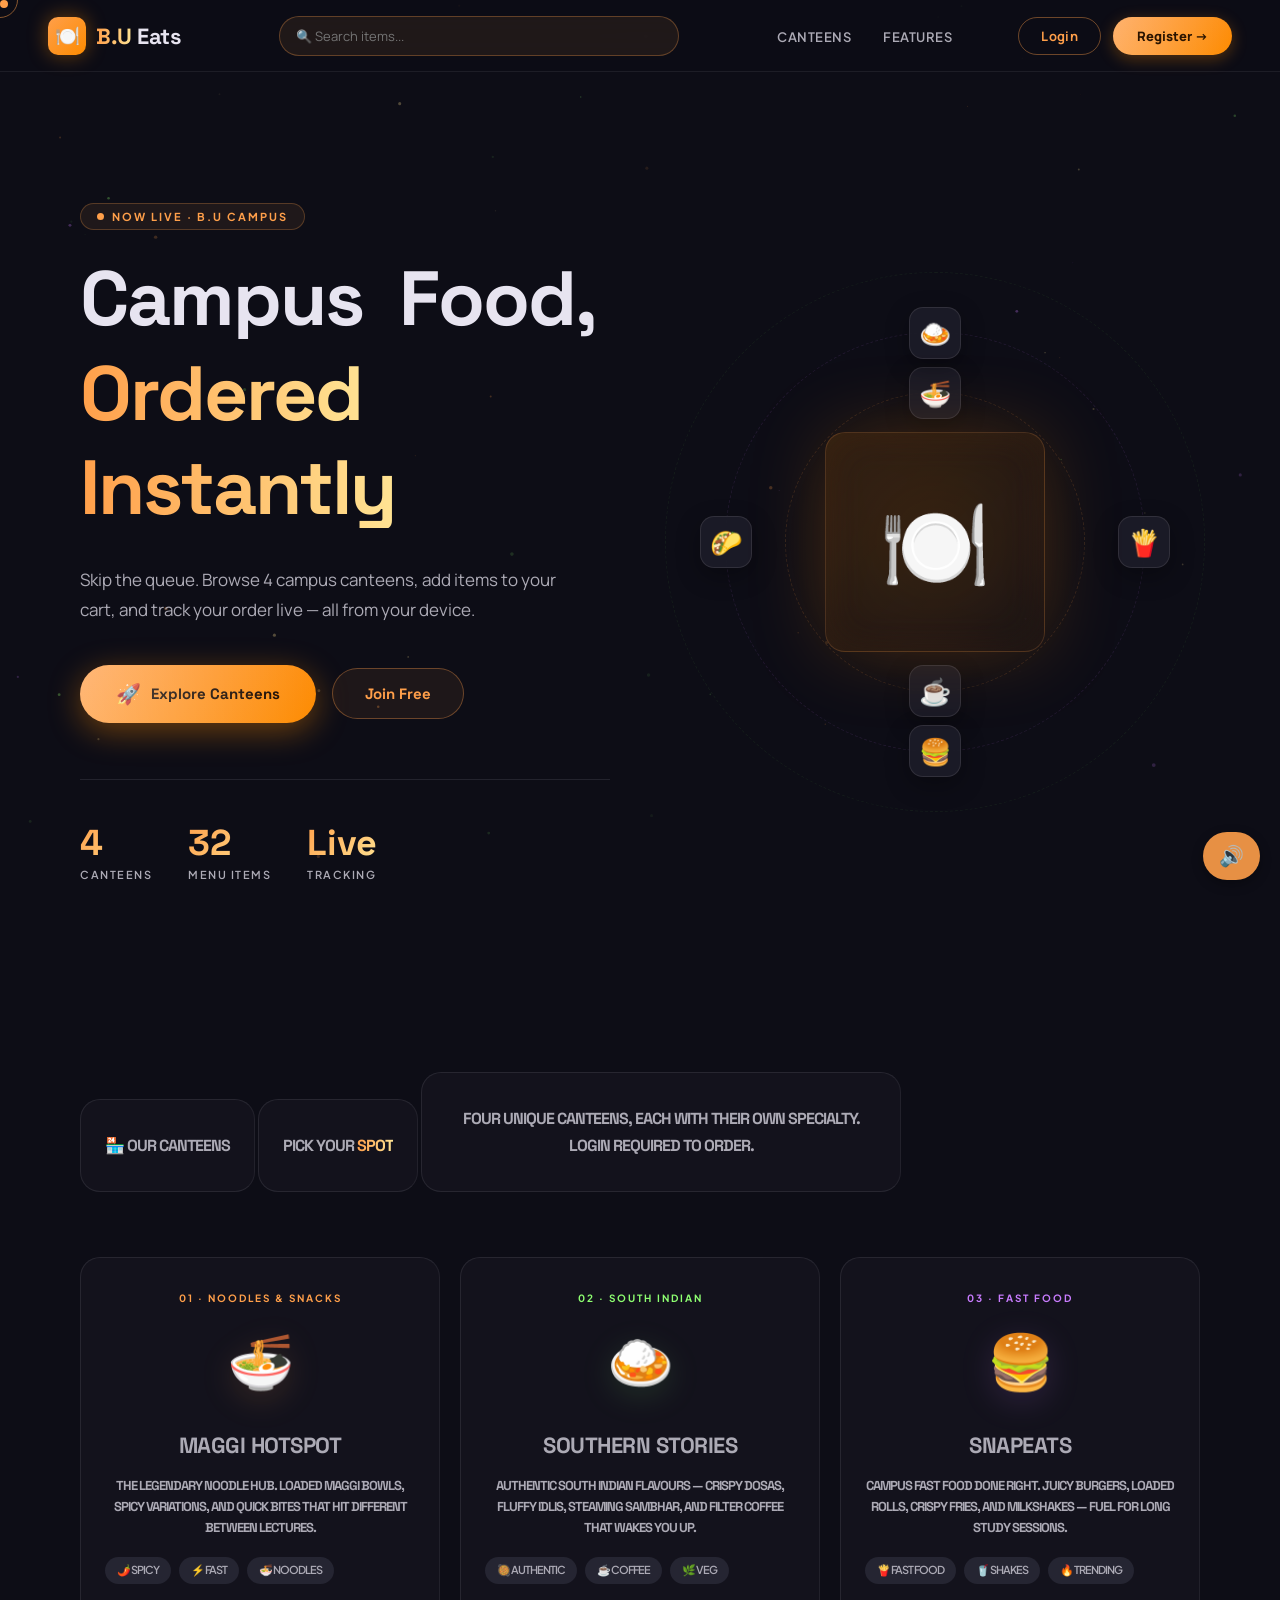
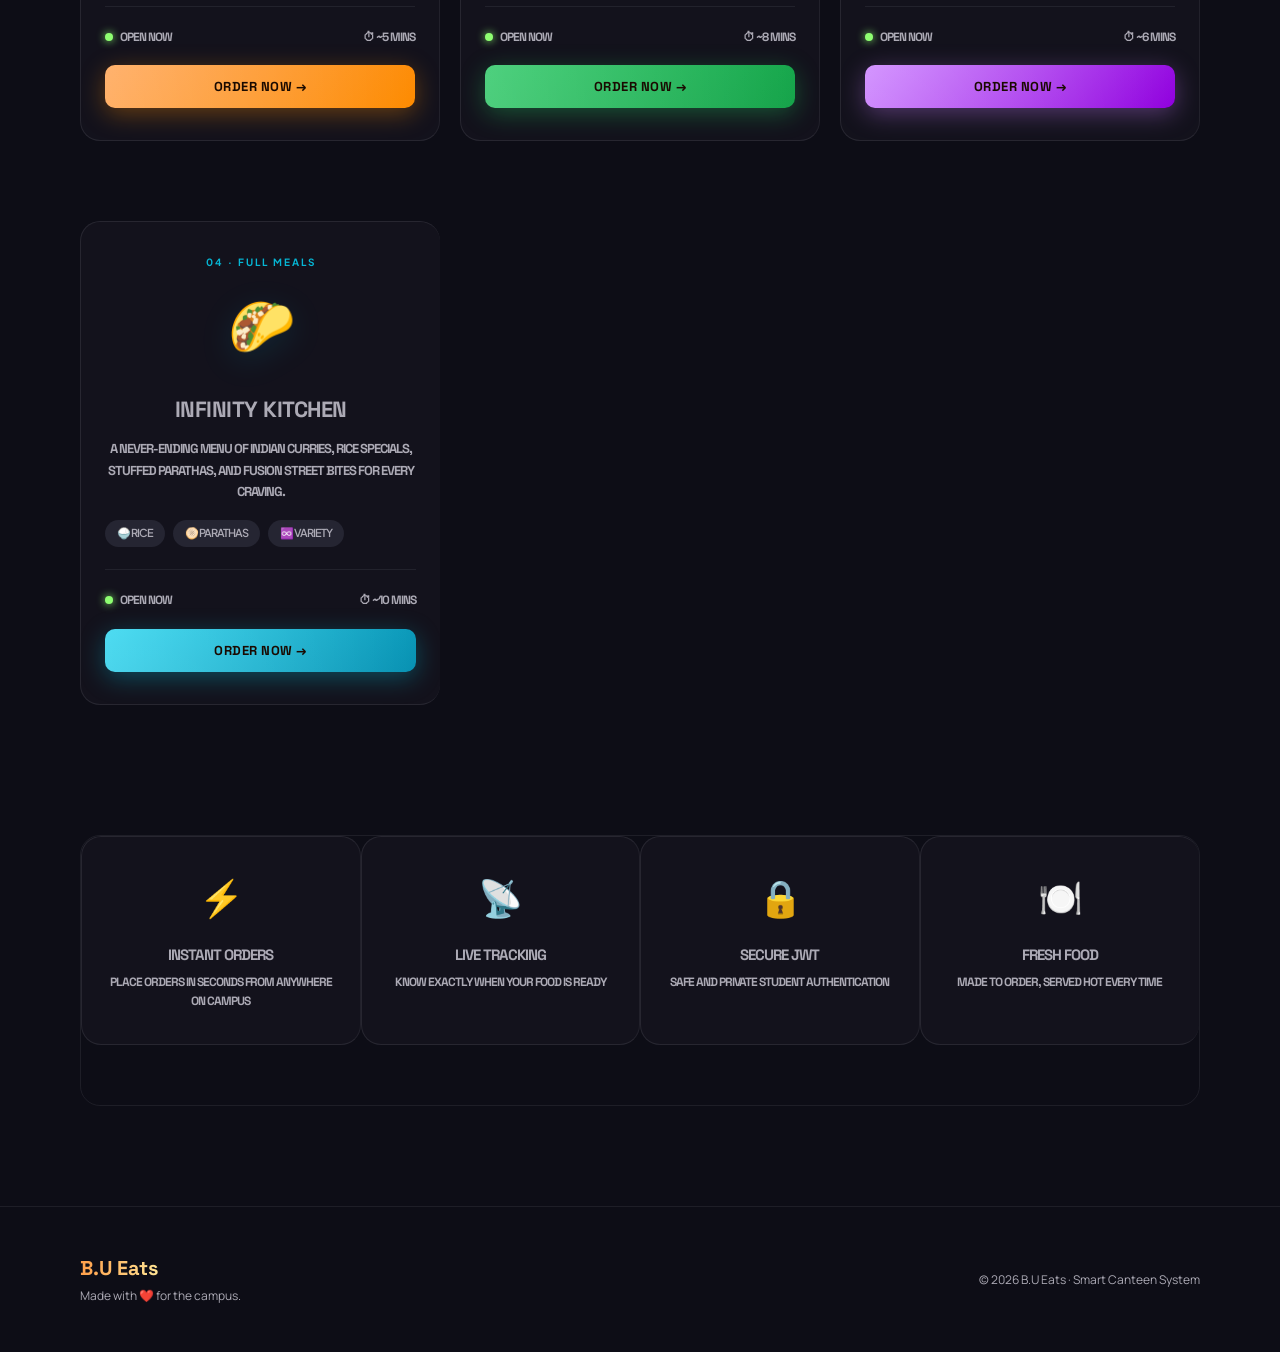
<file: frontend/student/index.html>
<!DOCTYPE html>
<html lang="en">
<head>
  <meta charset="UTF-8"/>
  <meta name="viewport" content="width=device-width, initial-scale=1.0"/>
  <title>B.U Eats | Campus Food Ordering</title>
  <meta name="description" content="Order from your favourite campus canteens instantly. B.U Eats — skip the queue, enjoy the food."/>
  
  <!-- Background Music - Autoplay -->
  <audio id="bgMusic" autoplay loop style="display:none;">
    <source src="../assets/background-music.mp3" type="audio/mpeg">
  </audio>
  
  <script>
    // Start music immediately in HEAD before page renders
    const bgAudio = document.getElementById('bgMusic');
    const audioState = sessionStorage.getItem('audioState');
    const audioTime = parseFloat(sessionStorage.getItem('audioTime')) || 0;
    
    bgAudio.volume = 0.2;
    bgAudio.currentTime = audioTime;
    
    if(audioState === 'playing') {
      bgAudio.play().catch(err => console.log('Autoplay blocked'));
    } else {
      bgAudio.play().catch(err => console.log('Autoplay blocked by browser'));
    }
    
    // Handle autoplay blocking with user gesture
    const enableAutoplay = () => {
      const audio = document.getElementById('bgMusic');
      if(audio && audio.paused) {
        audio.play().catch(e => console.log('Play on gesture failed:', e));
      }
      document.removeEventListener('click', enableAutoplay);
      document.removeEventListener('touchstart', enableAutoplay);
    };
    
    document.addEventListener('click', enableAutoplay);
    document.addEventListener('touchstart', enableAutoplay);
    
    // Stop audio when tab is hidden (browser backgrounded or tab switched)
    document.addEventListener('visibilitychange', () => {
      const audio = document.getElementById('bgMusic');
      if(document.hidden) {
        // Page is hidden - pause audio
        audio.pause();
        // Re-enable click/touch listeners when user comes back
        document.addEventListener('click', enableAutoplay);
        document.addEventListener('touchstart', enableAutoplay);
      }
    });
    
    // Save audio state when leaving page
    window.addEventListener('beforeunload', () => {
      sessionStorage.setItem('audioState', bgAudio.paused ? 'paused' : 'playing');
      sessionStorage.setItem('audioTime', bgAudio.currentTime);
    });
  </script>
  
  <link rel="preconnect" href="https://fonts.googleapis.com"/>
  <link href="https://fonts.googleapis.com/css2?family=Space+Grotesk:wght@400;500;600;700;800&family=Manrope:wght@400;500;600;700;800&family=Plus+Jakarta+Sans:wght@400;600;700&display=swap" rel="stylesheet"/>
  <style>
    *, *::before, *::after { box-sizing: border-box; margin: 0; padding: 0; }
    html { scroll-behavior: smooth; }

    :root {
      --bg:          #0d0d16;
      --bg-low:      #13121c;
      --bg-card:     #1f1e2b;
      --bg-high:     #252532;
      --primary:     #ff9f4a;
      --primary-2:   #fd8b00;
      --secondary:   #c97cff;
      --tertiary:    #8eff71;
      --amber:       #ffe393;
      --on-surface:  #e7e4f0;
      --muted:       #acaab5;
      --outline:     #484751;
      --radius:      12px;
      --radius-lg:   20px;
      --radius-full: 9999px;
    }

    body {
      font-family: 'Manrope', sans-serif;
      background: var(--bg);
      color: var(--on-surface);
      min-height: 100vh;
      overflow-x: hidden;
      cursor: none;
      padding-top: 72px;
    }
    @media (max-width: 700px) {
      body {
        padding-top: 96px;
      }
    }

    /* ── Custom cursor ─────────────────────────────────────── */
    #cursor-dot {
      width: 8px; height: 8px;
      background: var(--primary);
      border-radius: 50%;
      position: fixed; top: 0; left: 0;
      pointer-events: none; z-index: 10004;
      transition: transform 0.1s ease;
    }
    #cursor-ring {
      width: 36px; height: 36px;
      border: 1.5px solid rgba(255,159,74,0.5);
      border-radius: 50%;
      position: fixed; top: 0; left: 0;
      pointer-events: none; z-index: 10003;
      transition: width 0.3s ease, height 0.3s ease, left 0.12s ease, top 0.12s ease, opacity 0.3s ease;
    }
    body:hover #cursor-ring { opacity: 1; }

    /* ── Scrollbar ──────────────────────────────────────────── */
    ::-webkit-scrollbar { width: 5px; }
    ::-webkit-scrollbar-track { background: var(--bg); }
    ::-webkit-scrollbar-thumb { background: var(--primary); border-radius: 5px; }

    /* ── Background: ambient orbs ───────────────────────────── */
    .bg-orbs {
      position: fixed; inset: 0; z-index: 0; pointer-events: none; overflow: hidden;
    }
    .orb {
      position: absolute; border-radius: 50%; filter: blur(80px); opacity: 0;
      animation: orbFloat ease-in-out infinite;
    }
    .orb-1 { width: 600px; height: 600px; background: rgba(255,140,0,0.08); top: -200px; left: -150px; animation-duration: 12s; animation-delay: 0s; }
    .orb-2 { width: 500px; height: 500px; background: rgba(144,0,222,0.07); bottom: -150px; right: -100px; animation-duration: 15s; animation-delay: -5s; }
    .orb-3 { width: 350px; height: 350px; background: rgba(142,255,113,0.04); top: 50%; left: 50%; transform: translate(-50%,-50%); animation-duration: 10s; animation-delay: -3s; }

    @keyframes orbFloat {
      0%,100% { opacity: 0.6; transform: translateY(0) scale(1); }
      50%      { opacity: 1;   transform: translateY(-30px) scale(1.05); }
    }

    /* ── Canvas for particles ──────────────────────────────── */
    #particle-canvas {
      position: fixed; inset: 0; z-index: 0; pointer-events: none; opacity: 0.5;
    }

    /* ── Navbar ───────────────────────────────────────────── */
    nav {
      position: fixed; top: 0; left: 0; right: 0; z-index: 100;
      display: flex; align-items: center; justify-content: space-between;
      padding: 0 48px; height: 72px;
      background: rgba(13,13,22,0.7);
      backdrop-filter: blur(24px);
      -webkit-backdrop-filter: blur(24px);
      border-bottom: 0.5px solid rgba(72,71,81,0.3);
      transition: background 0.3s ease;
      gap: 20px;
    }
    nav.scrolled { background: rgba(13,13,22,0.95); }

    .nav-logo {
      display: flex; align-items: center; gap: 10px;
      font-family: 'Space Grotesk', sans-serif;
      font-size: 22px; font-weight: 800;
      color: var(--on-surface);
      text-decoration: none;
      letter-spacing: -0.5px;
    }
    .nav-logo-badge {
      width: 38px; height: 38px;
      background: linear-gradient(135deg, var(--primary), var(--primary-2));
      border-radius: 10px;
      display: flex; align-items: center; justify-content: center;
      font-size: 20px;
      box-shadow: 0 0 20px rgba(255,140,0,0.4);
      animation: logoPulse 2.5s ease-in-out infinite;
    }
    @keyframes logoPulse {
      0%,100% { box-shadow: 0 0 20px rgba(255,140,0,0.3); }
      50%      { box-shadow: 0 0 40px rgba(255,140,0,0.6); }
    }
    .logo-gradient {
      background: linear-gradient(90deg, var(--primary), var(--amber));
      -webkit-background-clip: text; -webkit-text-fill-color: transparent; background-clip: text;
    }

    .nav-links {
      display: flex; gap: 32px; list-style: none;
    }
    .nav-links a {
      font-family: 'Plus Jakarta Sans', sans-serif;
      font-size: 13px; font-weight: 600;
      color: var(--muted);
      text-decoration: none;
      letter-spacing: 0.5px;
      text-transform: uppercase;
      transition: color 0.2s ease;
      position: relative;
    }
    .nav-links a::after {
      content: '';
      position: absolute; bottom: -4px; left: 0; right: 0;
      height: 1.5px;
      background: linear-gradient(90deg, var(--primary), var(--amber));
      transform: scaleX(0); transform-origin: left;
      transition: transform 0.3s ease;
    }
    .nav-links a:hover { color: var(--on-surface); }
    .nav-links a:hover::after { transform: scaleX(1); }

    .nav-btns { display: flex; align-items: center; gap: 12px; }

    .btn-ghost {
      padding: 9px 22px;
      background: transparent;
      border: 0.5px solid rgba(255,159,74,0.4);
      color: var(--primary);
      font-family: 'Manrope', sans-serif;
      font-size: 13px; font-weight: 700;
      border-radius: var(--radius-full);
      cursor: none;
      transition: all 0.3s ease;
      letter-spacing: 0.3px;
    }
    .btn-ghost:hover {
      background: rgba(255,159,74,0.1);
      border-color: var(--primary);
      box-shadow: 0 0 20px rgba(255,159,74,0.25);
    }

    .btn-solid {
      padding: 10px 24px;
      background: linear-gradient(135deg, var(--primary), var(--primary-2));
      border: none;
      color: #2a1400;
      font-family: 'Manrope', sans-serif;
      font-size: 13px; font-weight: 800;
      border-radius: var(--radius-full);
      cursor: none;
      position: relative; overflow: hidden;
      transition: all 0.3s ease;
      box-shadow: 0 4px 16px rgba(255,140,0,0.3);
    }
    .btn-solid::before {
      content: '';
      position: absolute; top: 0; left: -100%; width: 200%; height: 100%;
      background: linear-gradient(90deg, transparent, rgba(255,255,255,0.2), transparent);
      animation: shimmer 3s infinite;
    }
    @keyframes shimmer { 0% { left: -100%; } 100% { left: 100%; } }
    .btn-solid:hover { transform: translateY(-2px); box-shadow: 0 8px 28px rgba(255,140,0,0.5); }
    .btn-solid span { position: relative; z-index: 1; }

    /* ── Search Input ─────────────────────────────────────── */
    #searchInput {
      transition: all 0.3s ease !important;
    }
    #searchInput:focus {
      background: rgba(255, 159, 74, 0.12) !important;
      border-color: rgba(255, 159, 74, 0.6) !important;
      box-shadow: 0 0 20px rgba(255, 159, 74, 0.2) !important;
    }
    #searchResults::-webkit-scrollbar {
      width: 6px;
    }
    #searchResults::-webkit-scrollbar-track {
      background: transparent;
    }
    #searchResults::-webkit-scrollbar-thumb {
      background: rgba(255, 159, 74, 0.3);
      border-radius: 3px;
    }
    #searchResults::-webkit-scrollbar-thumb:hover {
      background: rgba(255, 159, 74, 0.5);
    }

    /* ── Navbar Search ────────────────────────────────────── */
    #navSearchInput {
      transition: all 0.3s ease !important;
    }
    #navSearchInput:focus {
      background: rgba(255, 159, 74, 0.12) !important;
      border-color: rgba(255, 159, 74, 0.6) !important;
      box-shadow: 0 0 20px rgba(255, 159, 74, 0.2) !important;
    }
    #navSearchResults::-webkit-scrollbar {
      width: 6px;
    }
    #navSearchResults::-webkit-scrollbar-track {
      background: transparent;
    }
    #navSearchResults::-webkit-scrollbar-thumb {
      background: rgba(255, 159, 74, 0.3);
      border-radius: 3px;
    }
    #navSearchResults::-webkit-scrollbar-thumb:hover {
      background: rgba(255, 159, 74, 0.5);
    }

    @media (max-width: 900px) {
      nav {
        padding: 0 24px;
      }
      nav > div:nth-child(2) {
        max-width: 250px !important;
        margin: 0 !important;
      }
      #navSearchInput {
        font-size: 12px !important;
        padding: 8px 12px !important;
      }
    }
    @media (max-width: 700px) {
      nav {
        padding: 0 12px;
        height: 80px;
        flex-wrap: wrap;
        align-content: flex-start;
        padding-top: 8px;
      }
      .nav-logo {
        font-size: 18px;
        order: 1;
      }
      .nav-logo-badge {
        width: 32px;
        height: 32px;
        font-size: 16px;
      }
      .hamburger {
        order: 2;
      }
      nav > div:nth-child(2) {
        order: 3;
        width: 100%;
        max-width: 100% !important;
        margin: 0 !important;
        margin-top: 4px;
      }
      .nav-links {
        display: none !important;
      }
      .nav-btns {
        display: none !important;
      }
      #navSearchInput {
        font-size: 12px !important;
        padding: 8px 12px !important;
        width: 100% !important;
      }
      nav {
        padding-bottom: 8px;
      }
    }

    /* ── Hero ─────────────────────────────────────────────── */
    .hero {
      position: relative; z-index: 1;
      min-height: 100vh;
      display: grid;
      grid-template-columns: 1fr 1fr;
      align-items: center;
      gap: 60px;
      padding: 100px 80px 60px;
    }
    @media (max-width: 1000px) {
      .hero { grid-template-columns: 1fr; padding: 100px 32px 60px; }
      .hero-visual { display: none; }
    }

    .hero-eyebrow {
      display: inline-flex; align-items: center; gap: 8px;
      padding: 6px 16px;
      background: rgba(255,159,74,0.08);
      border: 0.5px solid rgba(255,159,74,0.25);
      border-radius: var(--radius-full);
      font-family: 'Plus Jakarta Sans', sans-serif;
      font-size: 11px; font-weight: 700;
      color: var(--primary);
      letter-spacing: 2px; text-transform: uppercase;
      margin-bottom: 28px;
      animation: eyebrowGlow 3s ease-in-out infinite;
    }
    @keyframes eyebrowGlow {
      0%,100% { box-shadow: 0 0 0 0 rgba(255,159,74,0); }
      50%      { box-shadow: 0 0 0 6px rgba(255,159,74,0); border-color: rgba(255,159,74,0.5); }
    }
    .eyebrow-dot {
      width: 7px; height: 7px; background: var(--primary); border-radius: 50%;
      animation: blink 1.2s ease-in-out infinite;
    }
    @keyframes blink { 0%,100%{opacity:1;transform:scale(1)} 50%{opacity:0.3;transform:scale(0.6)} }

    .hero h1 {
      font-family: 'Space Grotesk', sans-serif;
      font-size: clamp(44px, 6vw, 80px);
      font-weight: 800;
      line-height: 1.05;
      letter-spacing: -2px;
      margin-bottom: 24px;
    }
    .hero h1 .word { display: inline-block; overflow: hidden; }
    .hero h1 .word span {
      display: inline-block;
      animation: wordReveal 0.8s cubic-bezier(0.4,0,0.2,1) both;
    }
    .hero h1 .word:nth-child(1) span { animation-delay: 0.1s; }
    .hero h1 .word:nth-child(2) span { animation-delay: 0.2s; }
    .hero h1 .word:nth-child(3) span { animation-delay: 0.3s; animation-name: wordRevealGrad; }
    .hero h1 .word:nth-child(4) span { animation-delay: 0.4s; animation-name: wordRevealGrad; }

    @keyframes wordReveal {
      from { transform: translateY(110%); opacity: 0; }
      to   { transform: translateY(0);    opacity: 1; }
    }
    @keyframes wordRevealGrad {
      from { transform: translateY(110%); opacity: 0; }
      to   { transform: translateY(0);    opacity: 1; }
    }

    .gradient-text {
      background: linear-gradient(90deg, var(--primary) 0%, var(--amber) 50%, var(--primary) 100%);
      background-size: 200% auto;
      -webkit-background-clip: text; -webkit-text-fill-color: transparent; background-clip: text;
      animation: gradientMove 4s linear infinite;
    }
    @keyframes gradientMove { to { background-position: 200% center; } }

    .hero-sub {
      font-size: 17px; color: var(--muted); line-height: 1.75; margin-bottom: 40px;
      max-width: 480px;
      animation: fadeUp 0.8s ease 0.6s both;
    }
    @keyframes fadeUp { from { opacity:0; transform:translateY(20px); } to { opacity:1; transform:none; } }

    .hero-cta {
      display: flex; align-items: center; gap: 16px; flex-wrap: wrap;
      animation: fadeUp 0.8s ease 0.75s both;
    }

    .btn-hero {
      display: inline-flex; align-items: center; gap: 10px;
      padding: 16px 36px;
      background: linear-gradient(135deg, var(--primary), var(--primary-2));
      border: none; color: #1a0a00;
      font-family: 'Space Grotesk', sans-serif;
      font-size: 15px; font-weight: 800;
      border-radius: var(--radius-full);
      cursor: none; text-decoration: none;
      position: relative; overflow: hidden;
      transition: all 0.35s ease;
      box-shadow: 0 8px 32px rgba(255,140,0,0.4);
    }
    .btn-hero::before {
      content: '';
      position: absolute; top: 0; left: -100%; width: 200%; height: 100%;
      background: linear-gradient(90deg, transparent, rgba(255,255,255,0.25), transparent);
      animation: shimmer 2s infinite;
    }
    .btn-hero:hover {
      transform: translateY(-4px) scale(1.04);
      box-shadow: 0 16px 48px rgba(255,140,0,0.6);
    }
    .btn-hero-icon { font-size: 20px; animation: rocketAnim 1.5s ease-in-out infinite; }
    @keyframes rocketAnim {
      0%,100%{ transform:translateY(0) rotate(0); }
      50%    { transform:translateY(-5px) rotate(-8deg); }
    }

    .btn-outline-hero {
      display: inline-flex; align-items: center; gap: 8px;
      padding: 15px 32px;
      background: rgba(255,159,74,0.07);
      border: 0.5px solid rgba(255,159,74,0.35);
      color: var(--primary);
      font-family: 'Space Grotesk', sans-serif;
      font-size: 15px; font-weight: 700;
      border-radius: var(--radius-full);
      cursor: none; text-decoration: none;
      transition: all 0.3s ease;
    }
    .btn-outline-hero:hover {
      background: rgba(255,159,74,0.14);
      border-color: var(--primary);
      transform: translateY(-2px);
      box-shadow: 0 8px 24px rgba(255,159,74,0.2);
    }

    .hero-stats {
      display: flex; gap: 36px; margin-top: 56px; padding-top: 40px;
      border-top: 0.5px solid rgba(72,71,81,0.4);
      animation: fadeUp 0.8s ease 0.9s both;
    }
    .stat-num {
      font-family: 'Space Grotesk', sans-serif;
      font-size: 36px; font-weight: 800;
      background: linear-gradient(135deg, var(--primary), var(--amber));
      -webkit-background-clip: text; -webkit-text-fill-color: transparent; background-clip: text;
    }
    .stat-label {
      font-family: 'Plus Jakarta Sans', sans-serif;
      font-size: 11px; font-weight: 600; color: var(--muted);
      text-transform: uppercase; letter-spacing: 1.5px; margin-top: 2px;
    }

    /* ── Hero visual: orbiting food ────────────────────────── */
    .hero-visual {
      position: relative; width: 100%; aspect-ratio: 1;
      display: flex; align-items: center; justify-content: center;
      animation: fadeUp 0.8s ease 0.5s both;
    }

    .visual-core {
      position: relative;
      width: 220px; height: 220px;
      background: linear-gradient(135deg, rgba(255,140,0,0.15), rgba(253,139,0,0.05));
      border: 0.5px solid rgba(255,159,74,0.2);
      border-radius: var(--radius-lg);
      display: flex; align-items: center; justify-content: center;
      font-size: 90px;
      box-shadow: 0 0 80px rgba(255,140,0,0.2), inset 0 0 40px rgba(255,140,0,0.05);
      backdrop-filter: blur(20px);
      animation: coreFloat 5s ease-in-out infinite;
    }
    @keyframes coreFloat {
      0%,100%{ transform:translateY(0) rotate(0deg); }
      33%    { transform:translateY(-12px) rotate(2deg); }
      66%    { transform:translateY(6px) rotate(-1deg); }
    }

    .orbit { position: absolute; border-radius: 50%; border: 0.5px dashed rgba(255,159,74,0.15); }
    .orbit-1 { width: 300px; height: 300px; animation: spin 12s linear infinite; }
    .orbit-2 { width: 420px; height: 420px; animation: spin 20s linear infinite reverse; border-color: rgba(201,124,255,0.1); }
    .orbit-3 { width: 540px; height: 540px; animation: spin 30s linear infinite; border-color: rgba(142,255,113,0.06); }
    @keyframes spin { to { transform: rotate(360deg); } }

    .orbit-item {
      position: absolute;
      width: 52px; height: 52px;
      background: rgba(31,30,43,0.8);
      border: 0.5px solid rgba(72,71,81,0.5);
      border-radius: 14px;
      display: flex; align-items: center; justify-content: center;
      font-size: 26px;
      backdrop-filter: blur(12px);
      box-shadow: 0 8px 24px rgba(0,0,0,0.3);
    }
    /* place items on orbit rings */
    .orbit-1 .orbit-item:nth-child(1) { top: -26px; left: calc(50% - 26px); }
    .orbit-1 .orbit-item:nth-child(2) { bottom: -26px; left: calc(50% - 26px); }
    .orbit-2 .orbit-item:nth-child(1) { top: -26px; left: calc(50% - 26px); }
    .orbit-2 .orbit-item:nth-child(2) { bottom: -26px; left: calc(50% - 26px); }
    .orbit-2 .orbit-item:nth-child(3) { left: -26px; top: calc(50% - 26px); }
    .orbit-2 .orbit-item:nth-child(4) { right: -26px; top: calc(50% - 26px); }

    /* Glow halo */
    .visual-glow {
      position: absolute; width: 300px; height: 300px;
      background: radial-gradient(circle, rgba(255,140,0,0.08) 0%, transparent 70%);
      border-radius: 50%;
      animation: glowPulse 4s ease-in-out infinite;
    }
    @keyframes glowPulse { 0%,100%{opacity:0.6;transform:scale(1)} 50%{opacity:1;transform:scale(1.15)} }

    /* ── Section ───────────────────────────────────────────── */
    section { position: relative; z-index: 1; padding: 100px 80px; }
    @media (max-width: 800px) { section { padding: 80px 24px; } }

    .section-eyebrow {
      display: inline-block;
      font-family: 'Plus Jakarta Sans', sans-serif;
      font-size: 11px; font-weight: 700;
      color: var(--primary); letter-spacing: 2.5px; text-transform: uppercase;
      margin-bottom: 14px;
      opacity: 0; transform: translateY(16px); transition: all 0.6s ease;
    }
    .section-eyebrow.visible { opacity: 1; transform: none; }

    .section-title {
      font-family: 'Space Grotesk', sans-serif;
      font-size: clamp(30px, 4vw, 48px);
      font-weight: 800; letter-spacing: -1px; line-height: 1.15;
      margin-bottom: 14px;
      opacity: 0; transform: translateY(20px); transition: all 0.6s ease 0.1s;
    }
    .section-title.visible { opacity: 1; transform: none; }

    .section-sub {
      font-size: 16px; color: var(--muted); line-height: 1.7; max-width: 480px;
      margin-bottom: 60px;
      opacity: 0; transform: translateY(16px); transition: all 0.6s ease 0.2s;
    }
    .section-sub.visible { opacity: 1; transform: none; }

    /* ── Canteen grid ──────────────────────────────────────── */
    .canteen-grid {
      display: grid;
      grid-template-columns: repeat(auto-fill, minmax(280px, 1fr));
      gap: 20px;
    }

    .canteen-card {
      position: relative;
      background: var(--bg-card);
      border: 0.5px solid rgba(72,71,81,0.4);
      border-radius: var(--radius-lg);
      padding: 32px 28px;
      overflow: hidden;
      cursor: none;
      transition: all 0.4s cubic-bezier(0.4,0,0.2,1);
      transform-style: preserve-3d;

      opacity: 0; transform: translateY(30px) scale(0.97);
    }
    .canteen-card.visible { opacity: 1; transform: none; }

    /* top glow bar */
    .canteen-card::before {
      content: '';
      position: absolute; top: 0; left: 0; right: 0; height: 2px;
      background: linear-gradient(90deg, transparent, var(--card-accent), transparent);
      opacity: 0; transition: opacity 0.4s;
    }

    /* radial glow on hover */
    .canteen-card::after {
      content: '';
      position: absolute; inset: 0;
      background: radial-gradient(ellipse 70% 50% at 50% 0%, var(--card-glow), transparent);
      opacity: 0; transition: opacity 0.4s;
      border-radius: inherit;
    }

    .canteen-card:hover {
      transform: translateY(-10px) scale(1.02) rotateX(2deg);
      border-color: var(--card-accent);
      box-shadow: 0 30px 80px rgba(0,0,0,0.5), 0 0 0 0.5px var(--card-accent), 0 0 60px var(--card-glow);
    }
    .canteen-card:hover::before { opacity: 1; }
    .canteen-card:hover::after  { opacity: 1; }

    .canteen-card:nth-child(1) { --card-accent: #ff9f4a; --card-glow: rgba(255,159,74,0.15); transition-delay: 0.05s; }
    .canteen-card:nth-child(2) { --card-accent: #8eff71; --card-glow: rgba(142,255,113,0.12); transition-delay: 0.10s; }
    .canteen-card:nth-child(3) { --card-accent: #c97cff; --card-glow: rgba(201,124,255,0.15); transition-delay: 0.15s; }
    .canteen-card:nth-child(4) { --card-accent: #06b6d4; --card-glow: rgba(6,182,212,0.12);   transition-delay: 0.20s; }

    .canteen-badge {
      font-family: 'Plus Jakarta Sans', sans-serif;
      font-size: 10px; font-weight: 700;
      color: var(--card-accent); letter-spacing: 2px; text-transform: uppercase;
      margin-bottom: 10px;
    }

    .canteen-icon {
      font-size: 54px; display: block; margin-bottom: 18px;
      transition: transform 0.4s cubic-bezier(0.34,1.56,0.64,1);
      filter: drop-shadow(0 8px 16px var(--card-glow));
    }
    .canteen-card:hover .canteen-icon { transform: scale(1.22) translateY(-4px) rotate(-6deg); }

    .canteen-name {
      font-family: 'Space Grotesk', sans-serif;
      font-size: 22px; font-weight: 800; letter-spacing: -0.5px;
      margin-bottom: 10px;
    }
    .canteen-desc { font-size: 13px; color: var(--muted); line-height: 1.65; margin-bottom: 18px; }

    .canteen-chips { display: flex; gap: 8px; flex-wrap: wrap; margin-bottom: 22px; }
    .chip {
      padding: 4px 12px;
      background: var(--bg-high);
      border-radius: var(--radius-full);
      font-family: 'Plus Jakarta Sans', sans-serif;
      font-size: 11px; font-weight: 600;
      color: var(--muted);
      transition: all 0.25s;
    }
    .canteen-card:hover .chip { border: 0.5px solid var(--card-accent); color: var(--card-accent); background: transparent; }

    .canteen-foot {
      display: flex; align-items: center; justify-content: space-between;
      padding-top: 20px;
      border-top: 0.5px solid rgba(72,71,81,0.3);
      margin-bottom: 18px;
    }
    .live-indicator { display: flex; align-items: center; gap: 7px; font-size: 12px; color: var(--muted); }
    .live-dot {
      width: 8px; height: 8px; border-radius: 50%;
      background: var(--tertiary);
      box-shadow: 0 0 8px var(--tertiary);
      animation: blink 1.5s ease-in-out infinite;
    }
    .time-label { font-size: 12px; color: var(--muted); }

    .btn-canteen {
      position: relative; width: 100%;
      padding: 13px;
      border: none;
      color: #1a0a00;
      font-family: 'Space Grotesk', sans-serif;
      font-size: 13px; font-weight: 800;
      letter-spacing: 0.5px; text-transform: uppercase;
      border-radius: 10px;
      cursor: none; overflow: hidden;
      transition: all 0.3s ease;
    }
    .canteen-card:nth-child(1) .btn-canteen { background: linear-gradient(135deg,#ff9f4a,#fd8b00); box-shadow: 0 6px 24px rgba(255,140,0,0.35); }
    .canteen-card:nth-child(2) .btn-canteen { background: linear-gradient(135deg,#22c55e,#16a34a); box-shadow: 0 6px 24px rgba(34,197,94,0.35); }
    .canteen-card:nth-child(3) .btn-canteen { background: linear-gradient(135deg,#c97cff,#9000de); box-shadow: 0 6px 24px rgba(201,124,255,0.35); }
    .canteen-card:nth-child(4) .btn-canteen { background: linear-gradient(135deg,#22d3ee,#0891b2); box-shadow: 0 6px 24px rgba(6,182,212,0.35); }

    .btn-canteen::before {
      content: '';
      position: absolute; top:0; left:-100%; width:200%; height:100%;
      background: linear-gradient(90deg,transparent,rgba(255,255,255,0.2),transparent);
      animation: shimmer 2.5s infinite;
    }
    .btn-canteen:hover { transform: translateY(-3px); filter: brightness(1.1); }
    .btn-canteen span { position: relative; z-index:1; }

    /* ── Features strip ────────────────────────────────────── */
    .features-strip {
      display: grid;
      grid-template-columns: repeat(4, 1fr);
      margin-top: 70px;
      border: 0.5px solid rgba(72,71,81,0.3);
      border-radius: var(--radius-lg);
      overflow: hidden;
    }
    @media (max-width: 700px) { .features-strip { grid-template-columns: 1fr 1fr; } }

    .feature-cell {
      padding: 32px 24px;
      background: var(--bg-low);
      text-align: center;
      border-right: 0.5px solid rgba(72,71,81,0.3);
      transition: background 0.3s ease;
      opacity: 0; transform: translateY(16px); transition: all 0.5s ease;
    }
    .feature-cell.visible { opacity: 1; transform: none; }
    .feature-cell:last-child { border-right: none; }
    .feature-cell:hover { background: rgba(255,159,74,0.05); }
    .feature-emoji { font-size: 36px; margin-bottom: 12px; display: block; }
    .feature-title {
      font-family: 'Space Grotesk', sans-serif;
      font-size: 15px; font-weight: 700; margin-bottom: 6px;
    }
    .feature-desc { font-size: 12px; color: var(--muted); line-height: 1.6; }

    /* ── Footer ────────────────────────────────────────────── */
    footer {
      position: relative; z-index: 1;
      border-top: 0.5px solid rgba(72,71,81,0.3);
      padding: 48px 80px;
      display: flex; align-items: center; justify-content: space-between; flex-wrap: wrap; gap: 20px;
    }
    @media (max-width: 700px) { footer { padding: 40px 24px; flex-direction: column; text-align: center; } }
    .footer-brand {
      font-family: 'Space Grotesk', sans-serif;
      font-size: 20px; font-weight: 800;
    }
    .footer-text { font-size: 12px; color: var(--muted); }
    .footer-love { color: var(--primary); }

    /* ═══════════════════════════════════════════════════════════
       MOBILE RESPONSIVE — all breakpoints
    ═══════════════════════════════════════════════════════════ */

    /* Hamburger button */
    .hamburger {
      display: none;
      flex-direction: column; justify-content: center; align-items: center;
      gap: 5px; width: 40px; height: 40px;
      background: rgba(255,159,74,0.08);
      border: 0.5px solid rgba(255,159,74,0.25);
      border-radius: 10px; cursor: pointer; z-index: 200;
    }
    .hamburger span {
      width: 20px; height: 2px;
      background: var(--primary); border-radius: 2px;
      transition: all 0.3s ease;
      display: block;
    }
    .hamburger.open span:nth-child(1) { transform: translateY(7px) rotate(45deg); }
    .hamburger.open span:nth-child(2) { opacity: 0; }
    .hamburger.open span:nth-child(3) { transform: translateY(-7px) rotate(-45deg); }

    /* Mobile drawer */
    .mobile-menu {
      display: none;
      position: fixed; top: 72px; left: 0; right: 0; bottom: 0;
      background: rgba(13,13,22,0.97);
      backdrop-filter: blur(24px);
      flex-direction: column; align-items: center; justify-content: center;
      gap: 32px; z-index: 99;
      animation: menuSlide 0.3s ease;
    }
    @keyframes menuSlide {
      from { opacity: 0; transform: translateY(-20px); }
      to   { opacity: 1; transform: none; }
    }
    .mobile-menu.open { display: flex; }
    .mobile-menu a {
      font-family: 'Space Grotesk', sans-serif;
      font-size: 28px; font-weight: 800;
      color: var(--on-surface); text-decoration: none;
      transition: color 0.2s;
    }
    .mobile-menu a:hover { color: var(--primary); }
    .mobile-menu-btns { display: flex; flex-direction: column; gap: 12px; align-items: center; margin-top: 16px; }

    @media (max-width: 768px) {
      /* Hide desktop cursor on touch devices */
      #cursor-dot, #cursor-ring { display: none; }
      body { cursor: auto; }
      a, button { cursor: pointer; }

      /* Navbar */
      nav { padding: 0 20px; }
      .nav-links { display: none; }
      .nav-btns  { display: none; }
      .hamburger { display: flex; }

      /* Hero */
      .hero {
        grid-template-columns: 1fr;
        padding: 90px 20px 50px;
        min-height: auto;
        gap: 32px;
        text-align: center;
      }
      .hero-visual { display: none !important; }
      .hero-content { display: flex; flex-direction: column; align-items: center; }
      .hero-eyebrow { margin-bottom: 20px; }
      .hero h1 {
        font-size: clamp(36px, 9vw, 52px);
        letter-spacing: -1.5px;
      }
      .hero-sub { font-size: 15px; text-align: center; max-width: 100%; }
      .hero-cta { justify-content: center; }
      .btn-hero { padding: 14px 28px; font-size: 14px; }
      .btn-outline-hero { padding: 13px 24px; font-size: 14px; }
      .hero-stats {
        margin-top: 36px; padding-top: 28px;
        justify-content: center; gap: 24px;
      }
      .stat-num { font-size: 28px; }

      /* Section */
      section { padding: 60px 20px; }
      .section-sub { margin-bottom: 36px; }

      /* Canteen grid — 2 columns on mobile */
      .canteen-grid {
        grid-template-columns: 1fr 1fr;
        gap: 12px;
      }
      .canteen-card { padding: 20px 16px; }
      .canteen-icon { font-size: 38px; margin-bottom: 12px; }
      .canteen-name { font-size: 16px; }
      .canteen-desc { font-size: 12px; margin-bottom: 12px; display: none; }
      .canteen-chips { display: none; }
      .canteen-foot { margin-bottom: 12px; }
      .btn-canteen { padding: 11px; font-size: 11px; }

      /* Features strip — 2x2 */
      .features-strip { grid-template-columns: 1fr 1fr; }
      .feature-cell { padding: 24px 16px; border-bottom: 0.5px solid rgba(72,71,81,0.3); }
      .feature-emoji { font-size: 28px; }
      .feature-title { font-size: 13px; }
      .feature-desc  { font-size: 11px; }

      /* Footer */
      footer { padding: 32px 20px; flex-direction: column; text-align: center; gap: 12px; }
    }

    @media (max-width: 400px) {
      .canteen-grid { grid-template-columns: 1fr; }
      .hero h1 { font-size: 32px; }
      .hero-cta { flex-direction: column; width: 100%; }
      .btn-hero, .btn-outline-hero { width: 100%; justify-content: center; }
    }
  </style>
</head>
<body>

<!-- Custom cursor -->
<div id="cursor-dot"></div>
<div id="cursor-ring"></div>

<!-- Ambient orbs -->
<div class="bg-orbs">
  <div class="orb orb-1"></div>
  <div class="orb orb-2"></div>
  <div class="orb orb-3"></div>
</div>

<!-- Particle canvas -->
<canvas id="particle-canvas"></canvas>

<!-- Navbar -->
<nav id="navbar">
  <a href="index.html" class="nav-logo">
    <div class="nav-logo-badge">🍽️</div>
    <span><span class="logo-gradient">B.U</span> Eats</span>
  </a>

  <!-- Search Bar (Navbar Search) -->
  <div style="position: relative; flex: 1; max-width: 400px; margin: 0 32px;">
    <input 
      id="navSearchInput" 
      type="text" 
      placeholder="🔍 Search items..."
      style="
        width: 100%;
        padding: 10px 16px;
        background: rgba(255, 159, 74, 0.08);
        border: 1px solid rgba(255, 159, 74, 0.3);
        border-radius: 24px;
        color: var(--on-surface);
        font-family: 'Manrope', sans-serif;
        font-size: 13px;
        outline: none;
        transition: all 0.3s ease;
      "
      oninput="filterMenuItems(this.value)"
    />
    <div id="navSearchResults" style="
      position: absolute;
      top: 100%;
      left: 0;
      right: 0;
      margin-top: 8px;
      background: var(--bg-card);
      border: 1px solid rgba(255, 159, 74, 0.2);
      border-radius: var(--radius-lg);
      max-height: 350px;
      overflow-y: auto;
      z-index: 1000;
      display: none;
      box-shadow: 0 8px 32px rgba(0,0,0,0.4);
    "></div>
  </div>

  <ul class="nav-links">
    <li><a href="#canteens">Canteens</a></li>
    <li><a href="#features">Features</a></li>
  </ul>
  <div class="nav-btns" id="navBtns">
    <!-- Populated by JS based on login state -->
  </div>
  <!-- Hamburger (mobile only) -->
  <button class="hamburger" id="hamburger" onclick="toggleMenu()" aria-label="Menu">
    <span></span><span></span><span></span>
  </button>
</nav>

<!-- Mobile slide-down menu -->
<div class="mobile-menu" id="mobileMenu">
  <a href="#canteens" onclick="toggleMenu()">Canteens</a>
  <a href="#features" onclick="toggleMenu()">Features</a>
  <div class="mobile-menu-btns" id="mobileNavBtns">
    <!-- filled by JS -->
  </div>
</div>

<!-- Hero -->
<div class="hero">
  <!-- Left content -->
  <div class="hero-content">
    <div class="hero-eyebrow">
      <div class="eyebrow-dot"></div>
      Now Live · B.U Campus
    </div>

    <h1>
      <span class="word"><span>Campus</span></span>&nbsp;
      <span class="word"><span>Food,</span></span><br>
      <span class="word"><span class="gradient-text">Ordered</span></span>&nbsp;
      <span class="word"><span class="gradient-text">Instantly</span></span>
    </h1>

    <p class="hero-sub">
      Skip the queue. Browse 4 campus canteens, add items to your cart, 
      and track your order live — all from your device.
    </p>

    <div class="hero-cta">
      <a href="#canteens" class="btn-hero">
        <span class="btn-hero-icon">🚀</span>
        <span>Explore Canteens</span>
      </a>
      <a href="register.html" class="btn-outline-hero">Join Free</a>
    </div>

    <div class="hero-stats">
      <div>
        <div class="stat-num" data-count="4">0</div>
        <div class="stat-label">Canteens</div>
      </div>
      <div>
        <div class="stat-num" data-count="32">0</div>
        <div class="stat-label">Menu Items</div>
      </div>
      <div>
        <div class="stat-num" data-text="Live">—</div>
        <div class="stat-label">Tracking</div>
      </div>
    </div>
  </div>

  <!-- Right: orbiting food visual -->
  <div class="hero-visual">
    <div class="visual-glow"></div>

    <div class="orbit orbit-1">
      <div class="orbit-item">🍜</div>
      <div class="orbit-item">☕</div>
    </div>
    <div class="orbit orbit-2">
      <div class="orbit-item">🍛</div>
      <div class="orbit-item">🍔</div>
      <div class="orbit-item">🌮</div>
      <div class="orbit-item">🍟</div>
    </div>
    <div class="orbit orbit-3"></div>

    <div class="visual-core">🍽️</div>
  </div>
</div>

<!-- Canteens Section -->
<section id="canteens">
  <div class="section-eyebrow reveal">🏪 Our Canteens</div>
  <div class="section-title reveal">Pick Your <span class="gradient-text">Spot</span></div>
  <div class="section-sub reveal">Four unique canteens, each with their own specialty. Login required to order.</div>

  <div class="canteen-grid">

    <div class="canteen-card reveal" onclick="openCanteen(1)" id="canteen-1">
      <div class="canteen-badge">01 · Noodles & Snacks</div>
      <span class="canteen-icon">🍜</span>
      <div class="canteen-name">Maggi Hotspot</div>
      <div class="canteen-desc">The legendary noodle hub. Loaded Maggi bowls, spicy variations, and quick bites that hit different between lectures.</div>
      <div class="canteen-chips">
        <span class="chip">🌶️ Spicy</span>
        <span class="chip">⚡ Fast</span>
        <span class="chip">🍜 Noodles</span>
      </div>
      <div class="canteen-foot">
        <div class="live-indicator"><div class="live-dot"></div> Open Now</div>
        <div class="time-label">⏱ ~5 mins</div>
      </div>
      <button class="btn-canteen"><span>Order Now →</span></button>
    </div>

    <div class="canteen-card reveal" onclick="openCanteen(2)" id="canteen-2">
      <div class="canteen-badge">02 · South Indian</div>
      <span class="canteen-icon">🍛</span>
      <div class="canteen-name">Southern Stories</div>
      <div class="canteen-desc">Authentic South Indian flavours — crispy dosas, fluffy idlis, steaming sambhar, and filter coffee that wakes you up.</div>
      <div class="canteen-chips">
        <span class="chip">🥘 Authentic</span>
        <span class="chip">☕ Coffee</span>
        <span class="chip">🌿 Veg</span>
      </div>
      <div class="canteen-foot">
        <div class="live-indicator"><div class="live-dot"></div> Open Now</div>
        <div class="time-label">⏱ ~8 mins</div>
      </div>
      <button class="btn-canteen"><span>Order Now →</span></button>
    </div>

    <div class="canteen-card reveal" onclick="openCanteen(3)" id="canteen-3">
      <div class="canteen-badge">03 · Fast Food</div>
      <span class="canteen-icon">🍔</span>
      <div class="canteen-name">SnapEats</div>
      <div class="canteen-desc">Campus fast food done right. Juicy burgers, loaded rolls, crispy fries, and milkshakes — fuel for long study sessions.</div>
      <div class="canteen-chips">
        <span class="chip">🍟 Fast Food</span>
        <span class="chip">🥤 Shakes</span>
        <span class="chip">🔥 Trending</span>
      </div>
      <div class="canteen-foot">
        <div class="live-indicator"><div class="live-dot"></div> Open Now</div>
        <div class="time-label">⏱ ~6 mins</div>
      </div>
      <button class="btn-canteen"><span>Order Now →</span></button>
    </div>

    <div class="canteen-card reveal" onclick="openCanteen(4)" id="canteen-4">
      <div class="canteen-badge">04 · Full Meals</div>
      <span class="canteen-icon">🌮</span>
      <div class="canteen-name">Infinity Kitchen</div>
      <div class="canteen-desc">A never-ending menu of Indian curries, rice specials, stuffed parathas, and fusion street bites for every craving.</div>
      <div class="canteen-chips">
        <span class="chip">🍚 Rice</span>
        <span class="chip">🫓 Parathas</span>
        <span class="chip">♾️ Variety</span>
      </div>
      <div class="canteen-foot">
        <div class="live-indicator"><div class="live-dot"></div> Open Now</div>
        <div class="time-label">⏱ ~10 mins</div>
      </div>
      <button class="btn-canteen"><span>Order Now →</span></button>
    </div>

  </div>

  <!-- Features strip -->
  <div class="features-strip" id="features">
    <div class="feature-cell reveal">
      <span class="feature-emoji">⚡</span>
      <div class="feature-title">Instant Orders</div>
      <div class="feature-desc">Place orders in seconds from anywhere on campus</div>
    </div>
    <div class="feature-cell reveal">
      <span class="feature-emoji">📡</span>
      <div class="feature-title">Live Tracking</div>
      <div class="feature-desc">Know exactly when your food is ready</div>
    </div>
    <div class="feature-cell reveal">
      <span class="feature-emoji">🔒</span>
      <div class="feature-title">Secure JWT</div>
      <div class="feature-desc">Safe and private student authentication</div>
    </div>
    <div class="feature-cell reveal">
      <span class="feature-emoji">🍽️</span>
      <div class="feature-title">Fresh Food</div>
      <div class="feature-desc">Made to order, served hot every time</div>
    </div>
  </div>
</section>

<!-- Footer -->
<footer>
  <div>
    <div class="footer-brand"><span class="gradient-text">B.U Eats</span></div>
    <div class="footer-text" style="margin-top:6px;">Made with <span class="footer-love">❤️</span> for the campus.</div>
  </div>
  <div class="footer-text">© 2026 B.U Eats · Smart Canteen System</div>
</footer>

<script>
/* ── Custom cursor ── */
const dot  = document.getElementById('cursor-dot');
const ring = document.getElementById('cursor-ring');
let mx=0,my=0,rx=0,ry=0;
document.addEventListener('mousemove',e=>{
  mx=e.clientX; my=e.clientY;
  dot.style.left  = (mx-4)+'px';
  dot.style.top   = (my-4)+'px';
});
(function animRing(){
  rx += (mx - rx) * 0.12;
  ry += (my - ry) * 0.12;
  ring.style.left = (rx-18)+'px';
  ring.style.top  = (ry-18)+'px';
  requestAnimationFrame(animRing);
})();
document.querySelectorAll('a,button,.canteen-card').forEach(el=>{
  el.addEventListener('mouseenter',()=>{
    ring.style.width='56px'; ring.style.height='56px';
    ring.style.borderColor='rgba(255,159,74,0.7)';
    dot.style.transform='scale(2)';
  });
  el.addEventListener('mouseleave',()=>{
    ring.style.width='36px'; ring.style.height='36px';
    ring.style.borderColor='rgba(255,159,74,0.5)';
    dot.style.transform='scale(1)';
  });
});
</script>
<script src="../common/config.js"></script>
<script src="../common/app.js"></script>
<script>
/* ── Particle canvas ── */
const canvas = document.getElementById('particle-canvas');
const ctx = canvas.getContext('2d');
canvas.width  = window.innerWidth;
canvas.height = window.innerHeight;
window.addEventListener('resize',()=>{ canvas.width=window.innerWidth; canvas.height=window.innerHeight; });

const COLORS = ['rgba(255,159,74,', 'rgba(201,124,255,', 'rgba(142,255,113,', 'rgba(255,227,147,'];
const particles = Array.from({length:60},()=>({
  x: Math.random()*canvas.width,
  y: Math.random()*canvas.height,
  r: Math.random()*1.6+0.4,
  dx: (Math.random()-0.5)*0.4,
  dy: -Math.random()*0.5-0.1,
  c: COLORS[Math.floor(Math.random()*COLORS.length)],
  a: Math.random()*0.5+0.1,
}));

(function drawParticles(){
  ctx.clearRect(0,0,canvas.width,canvas.height);
  particles.forEach(p=>{
    p.x += p.dx; p.y += p.dy;
    if(p.y < -5) { p.y = canvas.height+5; p.x = Math.random()*canvas.width; }
    ctx.beginPath();
    ctx.arc(p.x,p.y,p.r,0,Math.PI*2);
    ctx.fillStyle = p.c + p.a + ')';
    ctx.fill();
  });
  requestAnimationFrame(drawParticles);
})();

/* ── Scroll-reveal ── */
const revealEls = document.querySelectorAll('.reveal');
const io = new IntersectionObserver(entries=>{
  entries.forEach((e,i)=>{
    if(e.isIntersecting){
      setTimeout(()=> e.target.classList.add('visible'), i*60);
      io.unobserve(e.target);
    }
  });
},{threshold:0.12});
revealEls.forEach(el=>{
  el.classList.add('section-eyebrow','section-title','section-sub','canteen-card','feature-cell');
  io.observe(el);
});

/* ── Scroll effects ── */
window.addEventListener('scroll',()=>{
  document.getElementById('navbar').classList.toggle('scrolled', window.scrollY>40);
});

/* ── Count-up animation ── */
document.querySelectorAll('[data-count]').forEach(el=>{
  const target = +el.dataset.count;
  let cur=0; const step=Math.ceil(target/30);
  const iv = setInterval(()=>{
    cur = Math.min(cur+step, target);
    el.textContent = cur;
    if(cur>=target) clearInterval(iv);
  },40);
});
document.querySelectorAll('[data-text]').forEach(el=>{
  setTimeout(()=>el.textContent=el.dataset.text, 800);
});

/* ── 3D tilt on canteen cards ── */
document.querySelectorAll('.canteen-card').forEach(card=>{
  card.addEventListener('mousemove',e=>{
    const r=card.getBoundingClientRect();
    const x=e.clientX-r.left, y=e.clientY-r.top;
    const cx=r.width/2, cy=r.height/2;
    const rx=(y-cy)/cy*6, ry=(cx-x)/cx*6;
    card.style.transform=`translateY(-10px) rotateX(${rx}deg) rotateY(${ry}deg) scale(1.02)`;
  });
  card.addEventListener('mouseleave',()=>{
    card.style.transform='';
  });
});

/* ── Navbar: show user or login buttons ── */
(function updateNav(){
  const token = localStorage.getItem('student_token');
  const user  = JSON.parse(localStorage.getItem('student_user') || 'null');
  const activeOrder = localStorage.getItem('student_order');
  const btns  = document.getElementById('navBtns');
  
  if(token && user && user.name){
    const firstName = user.name.split(' ')[0];
    const trackOrderBtn = activeOrder ? `
      <a href="order_status.html" style="text-decoration:none;">
        <button style="
          display:flex;align-items:center;gap:6px;
          padding:8px 16px;
          background:linear-gradient(135deg,rgba(34,197,94,0.15),rgba(79,255,176,0.1));
          border:0.5px solid rgba(79,255,176,0.4);
          color:#4fffb0;
          font-family:'Space Grotesk',sans-serif;
          font-size:12px;font-weight:700;
          border-radius:9999px;
          cursor:pointer;
          transition:all 0.25s;
          white-space:nowrap;
        " onmouseover="this.style.background='linear-gradient(135deg,rgba(34,197,94,0.25),rgba(79,255,176,0.2))'; this.style.boxShadow='0 0 20px rgba(79,255,176,0.2)'" onmouseout="this.style.background='linear-gradient(135deg,rgba(34,197,94,0.15),rgba(79,255,176,0.1))'; this.style.boxShadow='none'">
          <span style="font-size:14px;">📍</span>
          <span>Track Order</span>
        </button>
      </a>
    ` : '';
    
    btns.innerHTML = `
      <div style="display:flex;align-items:center;gap:12px;flex-wrap:wrap;">
        ${trackOrderBtn}
        <button onclick="openOrdersModal()" style="
          display:flex;align-items:center;gap:6px;
          padding:8px 16px;
          background:rgba(201,124,255,0.1);
          border:0.5px solid rgba(201,124,255,0.3);
          color:#c97cff;
          font-family:'Space Grotesk',sans-serif;
          font-size:12px;font-weight:700;
          border-radius:9999px;
          cursor:pointer;
          transition:all 0.25s;
          white-space:nowrap;
        " onmouseover="this.style.background='rgba(201,124,255,0.2)'" onmouseout="this.style.background='rgba(201,124,255,0.1)'">
          <span style="font-size:14px;">📋</span>
          <span>Recent Orders</span>
        </button>
        <div style="
          display:flex;align-items:center;gap:8px;
          padding:8px 16px;
          background:rgba(255,159,74,0.1);
          border:0.5px solid rgba(255,159,74,0.3);
          border-radius:9999px;
          font-family:'Space Grotesk',sans-serif;
          font-size:13px;font-weight:700;
          cursor:pointer;
          transition:all 0.25s;
        " onclick="openCreditsModal()" onmouseover="this.style.background='rgba(255,159,74,0.2)'" onmouseout="this.style.background='rgba(255,159,74,0.1)'">
          <span style="font-size:16px;">👋</span>
          <span style="background:linear-gradient(90deg,#ff9f4a,#ffe393);-webkit-background-clip:text;-webkit-text-fill-color:transparent;background-clip:text;">
            ${firstName}
          </span>
          <span id="creditsDisplay" style="margin-left:4px;color:#ffd60a;font-weight:800;">💳 ₹0</span>
        </div>
        <button onclick="logout()" style="
          padding:8px 18px;
          background:rgba(239,68,68,0.1);
          border:0.5px solid rgba(239,68,68,0.3);
          color:#fca5a5;
          font-family:'Manrope',sans-serif;font-size:13px;font-weight:700;
          border-radius:9999px;cursor:pointer;
          transition:all 0.25s;
          white-space:nowrap;
        " onmouseover="this.style.background='rgba(239,68,68,0.2)'" onmouseout="this.style.background='rgba(239,68,68,0.1)'">
          Sign Out
        </button>
      </div>`;
  } else {
    btns.innerHTML = `
      <a href="login.html"><button class="btn-ghost" style="cursor:pointer">Login</button></a>
      <a href="register.html"><button class="btn-solid" style="cursor:pointer"><span>Register →</span></button></a>`;
  }
})();

function logout(){
  localStorage.removeItem('student_token');
  localStorage.removeItem('student_user');
  localStorage.removeItem('student_order');
  window.location.reload();
}
document.querySelectorAll('a[href^="#"]').forEach(a=>{
  a.addEventListener('click',e=>{
    e.preventDefault();
    const t=document.querySelector(a.getAttribute('href'));
    if(t) t.scrollIntoView({behavior:'smooth'});
  });
});

/* ── openCanteen logic ── */
function openCanteen(id){
  const token=localStorage.getItem('student_token');
  if(!token||token==='undefined'){
    const card=document.getElementById('canteen-'+id);
    card.style.animation='shake 0.4s ease';
    setTimeout(()=>card.style.animation='',400);
    setTimeout(()=>{
      localStorage.setItem('redirectAfterLogin','menu.html?canteen='+id);
      window.location='login.html';
    },450);
    return;
  }
  window.location='menu.html?canteen='+id;
}

// Canteen data with menu items
const CANTEENS = [
  { id: 1, name: 'Maggi Hotspot', icon: '🍜', items: ['Loaded Maggi', 'Spicy Maggi', 'Cheese Maggi', 'Maggi Mania', 'Instant Noodles', 'Mixed Veg Maggi', 'Hakka Noodles'] },
  { id: 2, name: 'Southern Stories', icon: '🍛', items: ['Butter Dosa', 'Masala Dosa', 'Plain Dosa', 'Idli Sambar', 'Vada', 'Filter Coffee', 'South Indian Thali', 'Spicy Uttapam'] },
  { id: 3, name: 'SnapEats', icon: '🍔', items: ['Burger', 'Cheese Burger', 'Chicken Burger', 'Fries', 'Cheese Fries', 'Milkshake', 'Vanilla Shake', 'Chocolate Shake', 'Fast Food Combo'] },
  { id: 4, name: 'Infinity Kitchen', icon: '🌮', items: ['Butter Chicken', 'Paneer Tikka Masala', 'Chicken Biryani', 'Aloo Gobi', 'Roti', 'Paratha', 'Stuffed Naan', 'Rice', 'Fusion Wrap', 'Indian Curry'] }
];

// Real-time search and filter
function filterMenuItems(searchTerm) {
  const query = searchTerm.trim().toLowerCase();
  const resultsDiv = document.getElementById('navSearchResults');
  
  if(!query) {
    resultsDiv.style.display = 'none';
    resultsDiv.innerHTML = '';
    return;
  }

  // Split query into words for word-by-word matching
  const words = query.split(/\s+/);
  
  // Find matching items from all canteens
  const results = [];
  CANTEENS.forEach(canteen => {
    canteen.items.forEach(item => {
      const itemLower = item.toLowerCase();
      // Check if all search words are in the item name
      const matchesAllWords = words.every(word => itemLower.includes(word));
      if(matchesAllWords) {
        results.push({ item, canteen: canteen.name, canteenId: canteen.id, icon: canteen.icon });
      }
    });
  });

  // Display results
  if(results.length === 0) {
    resultsDiv.innerHTML = '<div style="padding:20px;text-align:center;color:#9998aa;">No items found</div>';
  } else {
    resultsDiv.innerHTML = results.map((r, idx) => `
      <div style="
        padding:14px 16px;
        border-bottom:1px solid rgba(255,159,74,0.1);
        cursor:pointer;
        transition:all 0.2s ease;
        display:flex;
        justify-content:space-between;
        align-items:center;
      " onmouseover="this.style.background='rgba(255,159,74,0.08)'" onmouseout="this.style.background='transparent'" onclick="orderItem('${r.item}', ${r.canteenId})">
        <div style="flex:1;">
          <div style="font-weight:700;color:#e7e4f0;margin-bottom:4px;">${r.item}</div>
          <div style="font-size:12px;color:#9998aa;">${r.icon} ${r.canteen}</div>
        </div>
        <div style="color:#9998aa;font-size:12px;">Click to order →</div>
      </div>
    `).join('');
  }
  
  resultsDiv.style.display = 'block';
}

// Order item from search
function orderItem(itemName, canteenId) {
  const token = localStorage.getItem('student_token');
  if(!token || token === 'undefined') {
    localStorage.setItem('redirectAfterLogin', 'menu.html?canteen=' + canteenId + '&search=' + encodeURIComponent(itemName));
    window.location = 'login.html';
    return;
  }
  localStorage.setItem('searchItem', itemName);
  window.location = 'menu.html?canteen=' + canteenId;
}

// Close search results when clicking outside
document.addEventListener('click', (e) => {
  if(!e.target.closest('#navSearchInput') && !e.target.closest('#navSearchResults')) {
    document.getElementById('navSearchResults').style.display = 'none';
  }
});

// inject shake keyframe
const ks=document.createElement('style');
ks.textContent='@keyframes shake{0%,100%{transform:translateX(0)}25%{transform:translateX(-8px)}75%{transform:translateX(8px)}}';
document.head.appendChild(ks);

// Force all reveal elements visible after a delay (fallback)
setTimeout(()=>document.querySelectorAll('.reveal').forEach(e=>e.classList.add('visible')),200);

/* ── Hamburger menu ── */
function toggleMenu(){
  const hb = document.getElementById('hamburger');
  const mm = document.getElementById('mobileMenu');
  hb.classList.toggle('open');
  mm.classList.toggle('open');
  // Populate mobile nav buttons same as desktop
  const token = localStorage.getItem('student_token');
  const user  = JSON.parse(localStorage.getItem('student_user') || 'null');
  const activeOrder = localStorage.getItem('student_order');
  const mBtns = document.getElementById('mobileNavBtns');
  if(token && user && user.name){
    const firstName = user.name.split(' ')[0];
    const trackBtn = activeOrder ? `<a href="order_status.html" style="display:flex;align-items:center;gap:8px;padding:12px 20px;background:rgba(79,255,176,0.15);border:0.5px solid rgba(79,255,176,0.3);color:#4fffb0;border-radius:12px;text-decoration:none;font-weight:700;">📍 Track Order</a>` : '';
    
    mBtns.innerHTML = `
      <div style="font-family:'Space Grotesk',sans-serif;font-size:20px;font-weight:800;color:#ff9f4a;">👋 ${firstName}</div>
      ${trackBtn}
      <button onclick="logout()" style="margin-top:8px;padding:12px 32px;background:rgba(239,68,68,0.15);border:0.5px solid rgba(239,68,68,0.4);color:#fca5a5;font-family:'Manrope',sans-serif;font-size:15px;font-weight:700;border-radius:9999px;cursor:pointer;width:100%;">Sign Out</button>`;
  } else {
    mBtns.innerHTML = `
      <a href="login.html" style="font-size:22px!important;">Login</a>
      <a href="register.html" style="color:#ff9f4a!important;font-size:22px!important;">Register →</a>`;
  }
}
// Close menu on scroll
window.addEventListener('scroll',()=>{
  document.getElementById('mobileMenu').classList.remove('open');
  document.getElementById('hamburger').classList.remove('open');
},{ passive: true });

/* ── CREDITS MODAL ── */
function openCreditsModal(){
  const modal = document.getElementById('creditsModal') || createCreditsModal();
  modal.style.display = 'flex';
  loadCredits();
}

function closeCreditsModal(){
  const modal = document.getElementById('creditsModal');
  if(modal) modal.style.display = 'none';
}

function createCreditsModal(){
  const modal = document.createElement('div');
  modal.id = 'creditsModal';
  modal.style.cssText = `
    display:none; position:fixed; inset:0;
    background:rgba(0,0,0,0.72); z-index:10000;
    align-items:center; justify-content:center; padding:20px;
  `;
  modal.innerHTML = `
    <div style="
      background:#13121c;
      border:1px solid rgba(255,159,74,0.35);
      border-radius:24px; padding:32px;
      max-width:400px; width:100%;
      animation:slideUp 0.3s ease;
    ">
      <div style="display:flex;justify-content:space-between;align-items:center;margin-bottom:24px;">
        <h2 style="font-size:20px;font-weight:800;color:#e7e4f0;">💳 Your Wallet</h2>
        <button onclick="closeCreditsModal()" style="
          background:none; border:none; color:#9998aa; font-size:24px; cursor:pointer;
        ">✕</button>
      </div>

      <!-- Credit Balance Card -->
      <div style="
        background:linear-gradient(135deg,rgba(255,159,74,0.15),rgba(255,214,10,0.08));
        border:1px solid rgba(255,159,74,0.4);
        border-radius:18px; padding:28px; text-align:center; margin-bottom:20px;
      ">
        <div style="color:#9998aa;font-size:11px;font-weight:700;letter-spacing:1.5px;text-transform:uppercase;margin-bottom:10px;">
          Available Credits
        </div>
        <div style="
          font-size:48px; font-weight:900;
          background:linear-gradient(90deg,#ff9f4a,#ffe393);
          -webkit-background-clip:text; -webkit-text-fill-color:transparent; background-clip:text;
          line-height:1;
        ">
          ₹<span id="modalCreditsValue">0</span>
        </div>
        <div style="color:#9998aa;font-size:12px;margin-top:10px;line-height:1.5;">
          Earned when canteen delivers your order late<br>
          <span style="color:#4fffb0;font-weight:700;">₹1 per minute of delay</span>
        </div>
      </div>

      <!-- Info row -->
      <div style="
        display:flex; gap:10px; margin-bottom:20px;
      ">
        <div style="
          flex:1; background:rgba(79,255,176,0.07);
          border:0.5px solid rgba(79,255,176,0.2);
          border-radius:12px; padding:12px; text-align:center;
        ">
          <div style="font-size:20px; margin-bottom:4px;">⏰</div>
          <div style="color:#9998aa;font-size:10px;">Auto-credited when late</div>
        </div>
        <div style="
          flex:1; background:rgba(107,184,255,0.07);
          border:0.5px solid rgba(107,184,255,0.2);
          border-radius:12px; padding:12px; text-align:center;
        ">
          <div style="font-size:20px; margin-bottom:4px;">💰</div>
          <div style="color:#9998aa;font-size:10px;">Use on future orders</div>
        </div>
      </div>

      <!-- See Orders Button -->
      <button onclick="closeCreditsModal(); openOrdersModal();" style="
        width:100%; padding:14px;
        background:rgba(201,124,255,0.12);
        border:0.5px solid rgba(201,124,255,0.3);
        color:#c97cff;
        font-family:'Space Grotesk',sans-serif;
        font-size:13px; font-weight:700;
        border-radius:12px; cursor:pointer;
        transition:all 0.25s;
      " onmouseover="this.style.background='rgba(201,124,255,0.22)'"
         onmouseout="this.style.background='rgba(201,124,255,0.12)'">
        📋 View Recent Orders
      </button>

      <style>
        @keyframes slideUp {
          from { opacity:0; transform:translateY(24px) }
          to   { opacity:1; transform:translateY(0) }
        }
      </style>
    </div>
  `;
  document.body.appendChild(modal);
  modal.addEventListener('click', (e) => e.target === modal && closeCreditsModal());
  return modal;
}

async function loadCredits(){
  // Use the unified refresh which also updates the nav badge and shows toast if credits changed
  await silentRefreshCredits();
}

/* ── ORDERS MODAL ── */
const _orderStore = new Map(); // safe item store — avoids JSON-in-onclick escaping bugs

function openOrdersModal() {
  let modal = document.getElementById('ordersOnlyModal');
  if (!modal) {
    modal = document.createElement('div');
    modal.id = 'ordersOnlyModal';
    modal.style.cssText = `
      display:none; position:fixed; inset:0;
      background:rgba(0,0,0,0.78); z-index:10001;
      align-items:center; justify-content:center; padding:20px;
    `;
    modal.innerHTML = `
      <div style="
        background:#13121c; border:1px solid rgba(201,124,255,0.3);
        border-radius:24px; padding:28px 28px 24px; max-width:520px; width:100%;
        max-height:82vh; display:flex; flex-direction:column;
        animation:slideUp 0.3s ease;
      ">
        <div style="display:flex;justify-content:space-between;align-items:center;margin-bottom:20px;">
          <h2 style="font-size:20px;font-weight:800;color:#e7e4f0;">📋 Recent Orders</h2>
          <button id="closeOrdersOnlyModal" style="background:none;border:none;color:#9998aa;font-size:26px;cursor:pointer;">✕</button>
        </div>
        <div id="ordersOnlyList" style="overflow-y:auto;flex:1;">Loading...</div>
      </div>
    `;
    document.body.appendChild(modal);
    modal.addEventListener('click', e => e.target === modal && (modal.style.display = 'none'));
    modal.querySelector('#closeOrdersOnlyModal').onclick = () => { modal.style.display = 'none'; };
  }
  modal.style.display = 'flex';
  fetchAndRenderOrders();
}

async function fetchAndRenderOrders() {
  const listEl = document.getElementById('ordersOnlyList');
  if (!listEl) return;
  listEl.textContent = 'Loading...';
  try {
    const token = localStorage.getItem('student_token');
    const res = await fetch(`${API}/student/orders`, {
      headers: { Authorization: `Bearer ${token}` }
    });
    if (!res.ok) throw new Error(`HTTP ${res.status}`);
    const orders = await res.json();

    if (!orders.length) {
      listEl.innerHTML = '<div style="color:#9998aa;text-align:center;padding:24px;">No orders yet</div>';
      return;
    }

    // Store items safely in Map
    orders.forEach(o => _orderStore.set(o.order_id, { items: Array.isArray(o.items) ? o.items : [], price: o.price }));

    const statusColor = { WAITING:'#ffe393', ACCEPTED:'#6bb8ff', PREPARING:'#c97cff', READY:'#4fffb0', COMPLETED:'#9998aa' };

    listEl.innerHTML = orders.map(o => {
      const sc = statusColor[o.status] || '#9998aa';
      return `
      <div style="
        background:#1f1e2b; border:0.5px solid rgba(72,71,81,0.4);
        border-radius:14px; padding:14px; margin-bottom:10px;
      ">
        <div style="display:flex;justify-content:space-between;align-items:center;margin-bottom:8px;">
          <span style="font-weight:800;color:#e7e4f0;font-size:13px;">Order #${o.order_id}</span>
          <span style="font-size:10px;font-weight:700;padding:3px 9px;border-radius:9999px;
                       background:${sc}22;color:${sc};border:0.5px solid ${sc}55;">
            ${o.status}
          </span>
        </div>
        <div style="color:#9998aa;font-size:12px;margin-bottom:10px;">
          ${o.items_count || 0} items &bull; ₹${o.price || 0}
          ${o.late_penalty > 0 ? `<span style="color:#4ade80;font-weight:700;"> &bull; +₹${o.late_penalty} credit 🎉</span>` : ''}
        </div>
        <button data-oid="${o.order_id}" onclick="showOrderItemsById(${o.order_id})" style="
          padding:7px 16px; background:rgba(255,159,74,0.15);
          border:0.5px solid rgba(255,159,74,0.4); color:#ff9f4a;
          font-family:'Manrope',sans-serif; font-size:11px; font-weight:700;
          border-radius:9999px; cursor:pointer; transition:all 0.2s;
        " onmouseover="this.style.background='rgba(255,159,74,0.28)'" onmouseout="this.style.background='rgba(255,159,74,0.15)'">
          👁️ View Order
        </button>
      </div>`;
    }).join('');
  } catch(e) {
    console.error('Orders fetch error:', e);
    if (listEl) listEl.innerHTML = `<div style="color:#fca5a5;">Error loading orders: ${e.message}</div>`;
  }
}

function showOrderItemsById(orderId) {
  const data = _orderStore.get(orderId);
  if (!data) { alert('Order data not available, please reload.'); return; }
  const items = data.items;

  const overlay = document.createElement('div');
  overlay.style.cssText = `
    position:fixed; inset:0; background:rgba(0,0,0,0.88);
    z-index:10002; display:flex; align-items:center; justify-content:center;
    padding:20px; animation:fadeIn 0.2s ease;
  `;
  overlay.innerHTML = `
    <div style="
      background:#13121c; border:1px solid rgba(255,159,74,0.3);
      border-radius:24px; padding:28px; max-width:420px; width:100%;
      animation:slideUp 0.3s ease;
    ">
      <div style="display:flex;justify-content:space-between;align-items:center;margin-bottom:20px;">
        <h3 style="font-size:18px;font-weight:800;color:#e7e4f0;">🧾 Order #${orderId}</h3>
        <button class="closeOD" style="background:none;border:none;color:#9998aa;font-size:26px;cursor:pointer;">✕</button>
      </div>
      ${items.length ? items.map(item => `
        <div style="display:flex;justify-content:space-between;padding:10px 0;
                     border-bottom:1px solid rgba(72,71,81,0.3);">
          <div>
            <div style="color:#e7e4f0;font-weight:700;font-size:13px;">${item.name}</div>
            <div style="color:#9998aa;font-size:11px;">Qty: <span style="color:#ff9f4a;font-weight:700;">x${item.qty || 1}</span></div>
          </div>
          <div style="color:#ffe393;font-weight:800;font-size:14px;">₹${(item.price || 0) * (item.qty || 1)}</div>
        </div>
      `).join('') : '<div style="color:#9998aa;text-align:center;padding:16px;">No item details available</div>'}
      <div style="margin-top:16px;text-align:right;">
        <div style="color:#9998aa;font-size:11px;margin-bottom:4px;">TOTAL AMOUNT</div>
        <div style="font-size:26px;font-weight:900;background:linear-gradient(90deg,#ff9f4a,#ffe393);
                     -webkit-background-clip:text;-webkit-text-fill-color:transparent;background-clip:text;">
          ₹${data.price}
        </div>
      </div>
    </div>
  `;
  document.body.appendChild(overlay);
  overlay.addEventListener('click', e => e.target === overlay && overlay.remove());
  overlay.querySelector('.closeOD').onclick = () => overlay.remove();
}


// ── Credit auto-refresh + change notification ───────────────────────────────
let _lastKnownCredits = null; // track previous value to detect changes

async function silentRefreshCredits() {
  const token = localStorage.getItem('student_token');
  if (!token) return;
  try {
    const res = await fetch(`${API}/student/credits`, {
      headers: { Authorization: `Bearer ${token}` }
    });
    if (!res.ok) return;
    const data = await res.json();
    const current = parseFloat(data.credits) || 0;

    // Update nav badge
    document.querySelectorAll('#creditsDisplay').forEach(el => {
      el.textContent = `💳 ₹${current}`;
    });
    // Update modal if open
    const mc = document.getElementById('modalCreditsValue');
    if (mc) mc.textContent = current;

    // Toast only when credits actually increase (not on first load)
    if (_lastKnownCredits !== null && current > _lastKnownCredits) {
      const gained = (current - _lastKnownCredits).toFixed(0);
      showCreditToast(`🎉 ₹${gained} credited to your wallet! (late delivery bonus)`);
    }
    _lastKnownCredits = current;
  } catch(e) {
    console.error('Credits auto-refresh failed:', e);
  }
}

function showCreditToast(msg) {
  const t = document.createElement('div');
  t.style.cssText = `
    position:fixed; bottom:90px; left:50%; transform:translateX(-50%);
    z-index:99999;
    background:linear-gradient(135deg,#1a3a1a,#0d2b1a);
    border:1px solid rgba(79,255,176,0.5);
    color:#4fffb0;
    font-family:'Space Grotesk',sans-serif;
    font-size:13px; font-weight:700;
    padding:14px 24px;
    border-radius:14px;
    box-shadow:0 4px 30px rgba(79,255,176,0.25);
    text-align:center; white-space:nowrap;
    animation:creditToastIn 0.4s ease;
    pointer-events:none;
  `;
  t.textContent = msg;
  t.innerHTML += `<style>
    @keyframes creditToastIn {
      from { opacity:0; transform:translateX(-50%) translateY(20px); }
      to   { opacity:1; transform:translateX(-50%) translateY(0); }
    }
  </style>`;
  document.body.appendChild(t);
  setTimeout(() => {
    t.style.transition = 'opacity 0.4s';
    t.style.opacity = '0';
    setTimeout(() => t.remove(), 450);
  }, 4000);
}

// Run on load + every 30 seconds
window.addEventListener('load', () => {
  const token = localStorage.getItem('student_token');
  if (token) {
    silentRefreshCredits();                      // immediate
    setInterval(silentRefreshCredits, 30000);    // then every 30s
  }
});

// Also refresh when tab becomes visible again (user switches back)
document.addEventListener('visibilitychange', () => {
  if (!document.hidden) {
    const token = localStorage.getItem('student_token');
    if (token) silentRefreshCredits();
  }
});

</script>

<!-- Music Player Toggle Button -->
<button onclick="toggleMusic()" style="position: fixed; bottom: 20px; right: 20px; z-index: 100; background: rgba(255, 159, 74, 0.9); border: none; color: white; font-size: 20px; cursor: pointer; padding: 12px 16px; border-radius: 50px; backdrop-filter: blur(10px); box-shadow: 0 4px 12px rgba(0,0,0,0.3); transition: all 0.3s ease;">
  <span id="musicIcon">🔊</span>
</button>

<script>
let isMusicPlaying = true;
const MAX_VOLUME = 0.2; // Max volume capped at 20%

function toggleMusic() {
  const audio = document.getElementById('bgMusic');
  const icon = document.getElementById('musicIcon');
  
  if(audio.paused) {
    audio.volume = MAX_VOLUME; // Set to max allowed 20%
    audio.play().catch(e => console.log('Play failed:', e));
    icon.textContent = '🔊';
    isMusicPlaying = true;
  } else {
    audio.pause();
    icon.textContent = '🔇';
    isMusicPlaying = false;
  }
}

// Fallback: Play on first user interaction if autoplay blocked
document.addEventListener('click', () => {
  const audio = document.getElementById('bgMusic');
  if(audio && audio.paused) {
    audio.volume = Math.min(audio.volume, MAX_VOLUME); // Enforce max volume 20%
    audio.play().catch(e => console.log('Play on click failed:', e));
  }
}, { once: true });

// Also handle touchstart for mobile devices
document.addEventListener('touchstart', () => {
  const audio = document.getElementById('bgMusic');
  if(audio && audio.paused) {
    audio.volume = Math.min(audio.volume, MAX_VOLUME); // Enforce max volume 20%
    audio.play().catch(e => console.log('Play on touch failed:', e));
  }
}, { once: true });
</script>

</body>
</html>
</file>
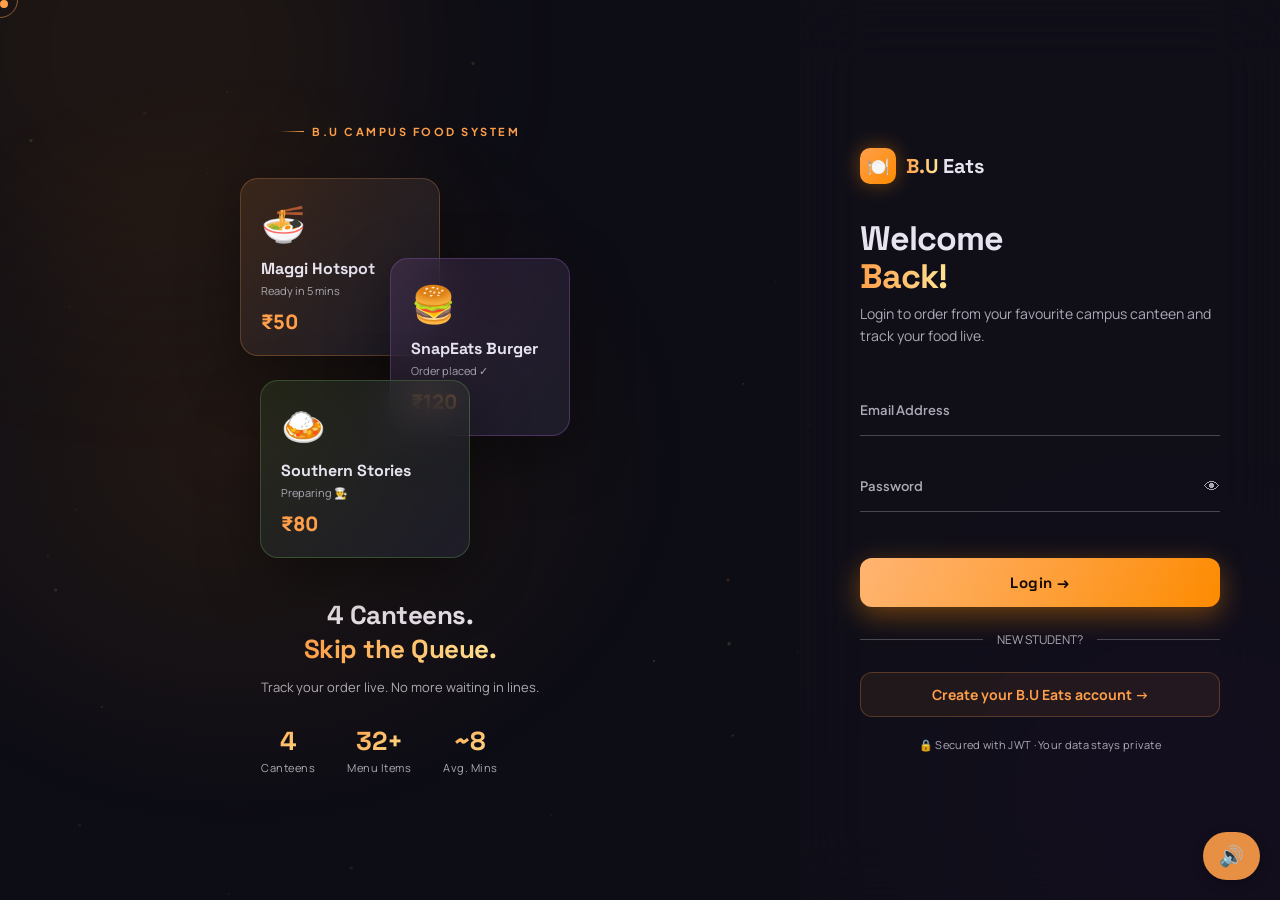
<file: frontend/student/login.html>
<!DOCTYPE html>
<html lang="en">
<head>
  <meta charset="UTF-8"/>
  <meta name="viewport" content="width=device-width, initial-scale=1.0"/>
  <title>Login — B.U Eats</title>
  <script src="../common/config.js"></script>
  
  <!-- Background Audio - Persistent Across Pages -->
  <audio id="bgMusic" autoplay loop style="display:none;">
    <source src="../assets/background-music.mp3" type="audio/mpeg">
  </audio>
  
  <script>
    // Restore audio state from previous page
    const bgAudio = document.getElementById('bgMusic');
    const audioState = sessionStorage.getItem('audioState');
    const audioTime = parseFloat(sessionStorage.getItem('audioTime')) || 0;
    
    bgAudio.volume = 0.2;
    bgAudio.currentTime = audioTime;
    
    if(audioState === 'playing') {
      bgAudio.play().catch(err => console.log('Autoplay blocked'));
    }
    
    // Save audio state when leaving page
    window.addEventListener('beforeunload', () => {
      sessionStorage.setItem('audioState', bgAudio.paused ? 'paused' : 'playing');
      sessionStorage.setItem('audioTime', bgAudio.currentTime);
    });
  </script>
  
  <meta name="description" content="Login to B.U Eats and order food from your campus canteens."/>
  <link rel="preconnect" href="https://fonts.googleapis.com"/>
  <link href="https://fonts.googleapis.com/css2?family=Space+Grotesk:wght@400;500;600;700;800&family=Manrope:wght@400;500;600;700;800&family=Plus+Jakarta+Sans:wght@400;600;700&display=swap" rel="stylesheet"/>
  <style>
    *, *::before, *::after { box-sizing: border-box; margin: 0; padding: 0; }
    :root {
      --bg:         #0d0d16;
      --bg-low:     #13121c;
      --bg-card:    #1f1e2b;
      --bg-high:    #252532;
      --primary:    #ff9f4a;
      --primary-2:  #fd8b00;
      --secondary:  #c97cff;
      --tertiary:   #8eff71;
      --on-surface: #e7e4f0;
      --muted:      #acaab5;
      --outline:    #484751;
    }

    body {
      font-family: 'Manrope', sans-serif;
      background: var(--bg);
      color: var(--on-surface);
      min-height: 100vh;
      display: flex;
      align-items: stretch;
      overflow: hidden;
      cursor: none;
    }

    /* Custom cursor */
    #cursor-dot  { width:8px; height:8px; background:var(--primary); border-radius:50%; position:fixed; top:0; left:0; pointer-events:none; z-index:9999; transition:transform 0.1s; }
    #cursor-ring { width:36px; height:36px; border:1.5px solid rgba(255,159,74,0.5); border-radius:50%; position:fixed; top:0; left:0; pointer-events:none; z-index:9998; transition:width .3s,height .3s,opacity .3s; }

    /* Particles */
    #particle-canvas { position:fixed; inset:0; z-index:0; pointer-events:none; opacity:0.4; }

    /* Ambient orbs */
    .orb { position:fixed; border-radius:50%; filter:blur(90px); pointer-events:none; z-index:0; }
    .orb-a { width:500px; height:500px; background:rgba(255,140,0,0.07); top:-200px; left:-100px; animation:orbF 14s ease-in-out infinite; }
    .orb-b { width:400px; height:400px; background:rgba(144,0,222,0.07); bottom:-100px; right:-100px; animation:orbF 10s ease-in-out infinite reverse; }
    @keyframes orbF { 0%,100%{transform:translateY(0) scale(1);opacity:.7} 50%{transform:translateY(-30px) scale(1.05);opacity:1} }

    /* ── TWO-PANEL LAYOUT ─────────────────────────────────── */
    .split { display:flex; width:100vw; min-height:100vh; position:relative; z-index:1; }

    /* LEFT PANEL — visual */
    .panel-left {
      flex: 1;
      display: flex;
      flex-direction: column;
      align-items: center;
      justify-content: center;
      padding: 60px;
      position: relative;
      overflow: hidden;
    }
    .panel-left::before {
      content:'';
      position:absolute; inset:0;
      background: radial-gradient(ellipse 80% 60% at 30% 50%, rgba(255,140,0,0.09), transparent 70%);
    }
    /* Vertical border-right */
    .panel-left::after {
      content:'';
      position:absolute; top:10%; bottom:10%; right:0;
      width:0.5px;
      background: linear-gradient(to bottom, transparent, rgba(72,71,81,0.5), transparent);
    }

    .left-label {
      font-family:'Plus Jakarta Sans',sans-serif;
      font-size:11px; font-weight:700; letter-spacing:2.5px;
      text-transform:uppercase; color:var(--primary);
      margin-bottom:40px;
      display:flex; align-items:center; gap:8px;
    }
    .left-label::before {
      content:'';
      width:24px; height:1.5px;
      background:linear-gradient(90deg,transparent,var(--primary));
    }

    .floating-cards {
      position:relative;
      width:340px; height:380px;
    }
    .f-card {
      position:absolute;
      background:var(--bg-card);
      border:0.5px solid rgba(72,71,81,0.5);
      border-radius:18px;
      padding:20px;
      backdrop-filter:blur(20px);
      box-shadow:0 20px 60px rgba(0,0,0,0.4);
      animation:floatCard ease-in-out infinite;
    }
    @keyframes floatCard {
      0%,100%{transform:translateY(0) rotate(var(--r,0deg))}
      50%    {transform:translateY(-12px) rotate(var(--r,0deg))}
    }

    .f-card-1 { left:10px;  top:0;    width:200px; --r:-4deg; animation-duration:5s; animation-delay:0s;
      background:linear-gradient(135deg,rgba(255,159,74,0.12),rgba(31,30,43,0.9)); border-color:rgba(255,159,74,0.25); }
    .f-card-2 { right:0;   top:80px;  width:180px; --r:5deg;  animation-duration:7s; animation-delay:-2s;
      background:linear-gradient(135deg,rgba(201,124,255,0.12),rgba(31,30,43,0.9)); border-color:rgba(201,124,255,0.25); }
    .f-card-3 { left:30px; bottom:0;  width:210px; --r:2deg;  animation-duration:6s; animation-delay:-1s;
      background:linear-gradient(135deg,rgba(142,255,113,0.08),rgba(31,30,43,0.9)); border-color:rgba(142,255,113,0.2); }

    .f-card-emoji { font-size:36px; margin-bottom:10px; display:block; }
    .f-card-title { font-family:'Space Grotesk',sans-serif; font-size:16px; font-weight:700; margin-bottom:4px; }
    .f-card-sub   { font-size:11px; color:var(--muted); }
    .f-card-price { font-size:20px; font-weight:800; color:var(--primary); margin-top:10px; }

    .left-tagline {
      margin-top:40px; text-align:center;
    }
    .left-tagline h2 {
      font-family:'Space Grotesk',sans-serif;
      font-size:26px; font-weight:800; letter-spacing:-0.5px; margin-bottom:8px;
    }
    .left-tagline p { font-size:13px; color:var(--muted); }

    .stats-row { display:flex; gap:32px; margin-top:28px; }
    .stat-item { text-align:center; }
    .stat-num {
      font-family:'Space Grotesk',sans-serif;
      font-size:26px; font-weight:800;
      background:linear-gradient(135deg,var(--primary),var(--amber,#ffe393));
      -webkit-background-clip:text; -webkit-text-fill-color:transparent; background-clip:text;
    }
    .stat-lbl { font-size:11px; color:var(--muted); margin-top:2px; letter-spacing:0.5px; }

    /* RIGHT PANEL — form */
    .panel-right {
      width: 480px; flex-shrink: 0;
      display: flex; align-items: center; justify-content: center;
      padding: 60px 56px;
      background: rgba(19,18,28,0.6);
      backdrop-filter: blur(32px);
      -webkit-backdrop-filter: blur(32px);
    }
    @media (max-width: 900px) {
      .panel-left  { display:none; }
      .panel-right { width:100vw; padding:48px 32px; }
    }

    .form-wrap { width:100%; max-width:360px; }

    .form-logo {
      display:flex; align-items:center; gap:10px; margin-bottom:36px;
      font-family:'Space Grotesk',sans-serif; font-size:20px; font-weight:800;
      text-decoration:none; color:var(--on-surface);
    }
    .form-logo-badge {
      width:36px; height:36px;
      background:linear-gradient(135deg,var(--primary),var(--primary-2));
      border-radius:10px; display:flex; align-items:center; justify-content:center; font-size:18px;
      box-shadow:0 0 20px rgba(255,140,0,0.4);
      animation:logoPulse 2.5s ease-in-out infinite;
    }
    @keyframes logoPulse { 0%,100%{box-shadow:0 0 20px rgba(255,140,0,0.3)} 50%{box-shadow:0 0 40px rgba(255,140,0,0.6)} }

    .grad { background:linear-gradient(90deg,var(--primary),#ffe393); -webkit-background-clip:text; -webkit-text-fill-color:transparent; background-clip:text; }

    .form-heading {
      font-family:'Space Grotesk',sans-serif;
      font-size:34px; font-weight:800; letter-spacing:-1px; margin-bottom:8px;
      line-height:1.1;
    }
    .form-sub { font-size:14px; color:var(--muted); margin-bottom:40px; line-height:1.6; }

    /* HUD input fields */
    .field { position:relative; margin-bottom:28px; }
    .field input {
      width:100%; padding:16px 0 10px;
      background:transparent;
      border:none; border-bottom:1px solid var(--outline);
      color:var(--on-surface);
      font-family:'Manrope',sans-serif; font-size:15px;
      outline:none; transition:border-color 0.3s ease;
    }
    .field input:focus { border-color:var(--primary); }
    .field input:-webkit-autofill { -webkit-box-shadow:0 0 0 1000px var(--bg-low) inset; -webkit-text-fill-color:var(--on-surface); }

    .field-label {
      position:absolute; top:14px; left:0;
      font-family:'Plus Jakarta Sans',sans-serif;
      font-size:13px; font-weight:600; color:var(--muted);
      pointer-events:none;
      transition:all 0.3s cubic-bezier(0.4,0,0.2,1);
    }
    .field input:focus ~    .field-label,
    .field input:not(:placeholder-shown) ~ .field-label {
      top:-4px; font-size:10px; color:var(--primary); letter-spacing:1px; text-transform:uppercase;
    }

    /* Input glow */
    .field-glow {
      position:absolute; bottom:0; left:0; right:0; height:1.5px;
      background:linear-gradient(90deg, var(--primary), #ffe393);
      transform:scaleX(0); transform-origin:left;
      transition:transform 0.35s ease;
    }
    .field input:focus ~ .field-glow { transform:scaleX(1); }

    .eye-btn {
      position:absolute; right:0; top:14px;
      background:none; border:none; color:var(--muted); cursor:none; font-size:16px;
      transition:color 0.2s;
    }
    .eye-btn:hover { color:var(--primary); }

    /* Error message */
    .err-msg {
      font-size:12px; color:#ff7351; min-height:18px; margin-top:-18px; margin-bottom:18px;
    }

    /* Submit button */
    .btn-login {
      width:100%; padding:15px;
      background:linear-gradient(135deg,var(--primary),var(--primary-2));
      border:none; color:#1a0a00;
      font-family:'Space Grotesk',sans-serif;
      font-size:15px; font-weight:800;
      border-radius:12px; cursor:none;
      position:relative; overflow:hidden;
      transition:all 0.3s ease;
      box-shadow:0 8px 28px rgba(255,140,0,0.4);
      letter-spacing:0.5px;
    }
    .btn-login::before {
      content:'';
      position:absolute; top:0; left:-100%; width:200%; height:100%;
      background:linear-gradient(90deg,transparent,rgba(255,255,255,0.22),transparent);
      animation:shimmer 2.5s infinite;
    }
    @keyframes shimmer { 0%{left:-100%} 100%{left:100%} }
    .btn-login:hover { transform:translateY(-3px); box-shadow:0 14px 40px rgba(255,140,0,0.55); }
    .btn-login:active { transform:translateY(0); }
    .btn-login:disabled { opacity:0.6; cursor:not-allowed; }
    .btn-login span { position:relative; z-index:1; }

    /* Divider */
    .divider {
      display:flex; align-items:center; gap:14px; margin:24px 0;
    }
    .divider-line { flex:1; height:0.5px; background:var(--outline); }
    .divider-text { font-size:12px; color:var(--muted); }

    /* Footer links */
    .form-footer { text-align:center; font-size:13px; color:var(--muted); margin-top:24px; }
    .form-footer a { color:var(--primary); text-decoration:none; font-weight:700; transition:opacity .2s; }
    .form-footer a:hover { opacity:0.8; text-decoration:underline; }

    .secure-note {
      display:flex; align-items:center; justify-content:center; gap:6px;
      font-size:11px; color:var(--muted);
      margin-top:20px; letter-spacing:0.3px;
    }
  </style>
</head>
<body>

<div id="cursor-dot"></div>
<div id="cursor-ring"></div>
<canvas id="particle-canvas"></canvas>
<div class="orb orb-a"></div>
<div class="orb orb-b"></div>

<div class="split">

  <!-- LEFT: visual panel -->
  <div class="panel-left">
    <div class="left-label">B.U Campus Food System</div>

    <div class="floating-cards">
      <div class="f-card f-card-1">
        <span class="f-card-emoji">🍜</span>
        <div class="f-card-title">Maggi Hotspot</div>
        <div class="f-card-sub">Ready in 5 mins</div>
        <div class="f-card-price">₹50</div>
      </div>
      <div class="f-card f-card-2">
        <span class="f-card-emoji">🍔</span>
        <div class="f-card-title">SnapEats Burger</div>
        <div class="f-card-sub">Order placed ✓</div>
        <div class="f-card-price">₹120</div>
      </div>
      <div class="f-card f-card-3">
        <span class="f-card-emoji">🍛</span>
        <div class="f-card-title">Southern Stories</div>
        <div class="f-card-sub">Preparing 👨‍🍳</div>
        <div class="f-card-price">₹80</div>
      </div>
    </div>

    <div class="left-tagline">
      <h2>4 Canteens.<br><span class="grad">Skip the Queue.</span></h2>
      <p style="margin-top:12px">Track your order live. No more waiting in lines.</p>
      <div class="stats-row">
        <div class="stat-item">
          <div class="stat-num">4</div>
          <div class="stat-lbl">Canteens</div>
        </div>
        <div class="stat-item">
          <div class="stat-num">32+</div>
          <div class="stat-lbl">Menu Items</div>
        </div>
        <div class="stat-item">
          <div class="stat-num">~8</div>
          <div class="stat-lbl">Avg. Mins</div>
        </div>
      </div>
    </div>
  </div>

  <!-- RIGHT: login form -->
  <div class="panel-right">
    <div class="form-wrap">

      <a href="index.html" class="form-logo">
        <div class="form-logo-badge">🍽️</div>
        <span><span class="grad">B.U</span> Eats</span>
      </a>

      <h1 class="form-heading">Welcome<br><span class="grad">Back!</span></h1>
      <p class="form-sub">Login to order from your favourite campus canteen and track your food live.</p>

      <form id="loginForm" onsubmit="doLogin(event)" autocomplete="off">

        <div class="field">
          <input type="email" id="email" name="email" placeholder=" " required autocomplete="email"/>
          <label class="field-label" for="email">Email Address</label>
          <div class="field-glow"></div>
        </div>

        <div class="field">
          <input type="password" id="password" name="password" placeholder=" " required autocomplete="current-password"/>
          <label class="field-label" for="password">Password</label>
          <div class="field-glow"></div>
          <button type="button" class="eye-btn" onclick="togglePass()" id="eyeBtn">👁</button>
        </div>

        <div class="err-msg" id="errMsg"></div>

        <button type="submit" class="btn-login" id="loginBtn">
          <span id="btnText">Login →</span>
        </button>
      </form>

      <div class="divider">
        <div class="divider-line"></div>
        <span class="divider-text">NEW STUDENT?</span>
        <div class="divider-line"></div>
      </div>

      <div class="form-footer">
        <a href="register.html" style="display:block;padding:12px;background:rgba(255,159,74,0.07);border:0.5px solid rgba(255,159,74,0.25);border-radius:12px;font-size:14px;font-weight:700;text-decoration:none;color:var(--primary);transition:all .3s">
          Create your B.U Eats account →
        </a>
      </div>

      <div class="secure-note">🔒 Secured with JWT · Your data stays private</div>
    </div>
  </div>

</div>

<script>
/* cursor */
const dot=document.getElementById('cursor-dot'),ring=document.getElementById('cursor-ring');
let mx=0,my=0,rx=0,ry=0;
document.addEventListener('mousemove',e=>{mx=e.clientX;my=e.clientY;dot.style.left=(mx-4)+'px';dot.style.top=(my-4)+'px';});
(function animRing(){rx+=(mx-rx)*.12;ry+=(my-ry)*.12;ring.style.left=(rx-18)+'px';ring.style.top=(ry-18)+'px';requestAnimationFrame(animRing)})();
document.querySelectorAll('a,button,input').forEach(el=>{
  el.addEventListener('mouseenter',()=>{ring.style.width='50px';ring.style.height='50px';ring.style.borderColor='rgba(255,159,74,0.7)';dot.style.transform='scale(2)';});
  el.addEventListener('mouseleave',()=>{ring.style.width='36px';ring.style.height='36px';ring.style.borderColor='rgba(255,159,74,0.5)';dot.style.transform='scale(1)';});
});

/* particles */
const canvas=document.getElementById('particle-canvas'),ctx=canvas.getContext('2d');
canvas.width=window.innerWidth;canvas.height=window.innerHeight;
window.addEventListener('resize',()=>{canvas.width=window.innerWidth;canvas.height=window.innerHeight;});
const COLORS=['rgba(255,159,74,','rgba(201,124,255,','rgba(142,255,113,'];
const pts=Array.from({length:40},()=>({x:Math.random()*canvas.width,y:Math.random()*canvas.height,r:Math.random()*1.4+0.4,dx:(Math.random()-.5)*.3,dy:-Math.random()*.4-.1,c:COLORS[Math.floor(Math.random()*COLORS.length)],a:Math.random()*.4+.1}));
(function draw(){ctx.clearRect(0,0,canvas.width,canvas.height);pts.forEach(p=>{p.x+=p.dx;p.y+=p.dy;if(p.y<-5){p.y=canvas.height+5;p.x=Math.random()*canvas.width;}ctx.beginPath();ctx.arc(p.x,p.y,p.r,0,Math.PI*2);ctx.fillStyle=p.c+p.a+')';ctx.fill();});requestAnimationFrame(draw);})();

/* eye toggle */
function togglePass(){
  const inp=document.getElementById('password');
  const btn=document.getElementById('eyeBtn');
  inp.type=inp.type==='password'?'text':'password';
  btn.textContent=inp.type==='password'?'👁':'🙈';
}

/* login */
async function doLogin(e){
  e.preventDefault();
  const email=document.getElementById('email').value;
  const pass=document.getElementById('password').value;
  const btn=document.getElementById('loginBtn');
  const errEl=document.getElementById('errMsg');
  const txtEl=document.getElementById('btnText');

  btn.disabled=true; txtEl.textContent='Verifying...'; errEl.textContent='';

  try{
    const res=await fetch(API+'/login',{
      method:'POST',
      headers:{'Content-Type':'application/json'},
      body:JSON.stringify({email,password:pass})
    });
    const data=await res.json();
    if(!res.ok) throw new Error(data.msg || 'Login failed');

    localStorage.setItem('student_token',data.access_token);
    localStorage.setItem('student_user',JSON.stringify(data.user||{name:email}));
    txtEl.textContent='✓ Welcome!';
    btn.style.background='linear-gradient(135deg,#22c55e,#16a34a)';

    setTimeout(()=>{
      const redirect=localStorage.getItem('redirectAfterLogin')||'index.html';
      localStorage.removeItem('redirectAfterLogin');
      window.location=redirect;
    },600);
  }catch(err){
    errEl.textContent='⚠ '+err.message;
    btn.disabled=false;
    txtEl.textContent='Login →';
    btn.style.animation='shake .4s ease';
    setTimeout(()=>btn.style.animation='',400);
  }
}

const s=document.createElement('style');
s.textContent='@keyframes shake{0%,100%{transform:translateX(0)}25%{transform:translateX(-8px)}75%{transform:translateX(8px)}}';
document.head.appendChild(s);

// If already logged in as student, redirect to menu
if(localStorage.getItem('student_token')&&localStorage.getItem('student_token')!=='undefined'){
  window.location='index.html';
}

// Music toggle button
let isMusicPlaying = true;
const MAX_VOLUME = 0.2;

function toggleMusic() {
  const audio = document.getElementById('bgMusic');
  const icon = document.getElementById('musicIcon');
  
  if(audio.paused) {
    audio.volume = MAX_VOLUME;
    audio.play().catch(e => console.log('Play failed:', e));
    icon.textContent = '🔊';
    isMusicPlaying = true;
  } else {
    audio.pause();
    icon.textContent = '🔇';
    isMusicPlaying = false;
  }
}
</script>

<!-- Music Player Toggle Button -->
<button onclick="toggleMusic()" style="position: fixed; bottom: 20px; right: 20px; z-index: 100; background: rgba(255, 159, 74, 0.9); border: none; color: white; font-size: 20px; cursor: pointer; padding: 12px 16px; border-radius: 50px; backdrop-filter: blur(10px); box-shadow: 0 4px 12px rgba(0,0,0,0.3); transition: all 0.3s ease;">
  <span id="musicIcon">🔊</span>
</button>

</body>
</html>
</file>
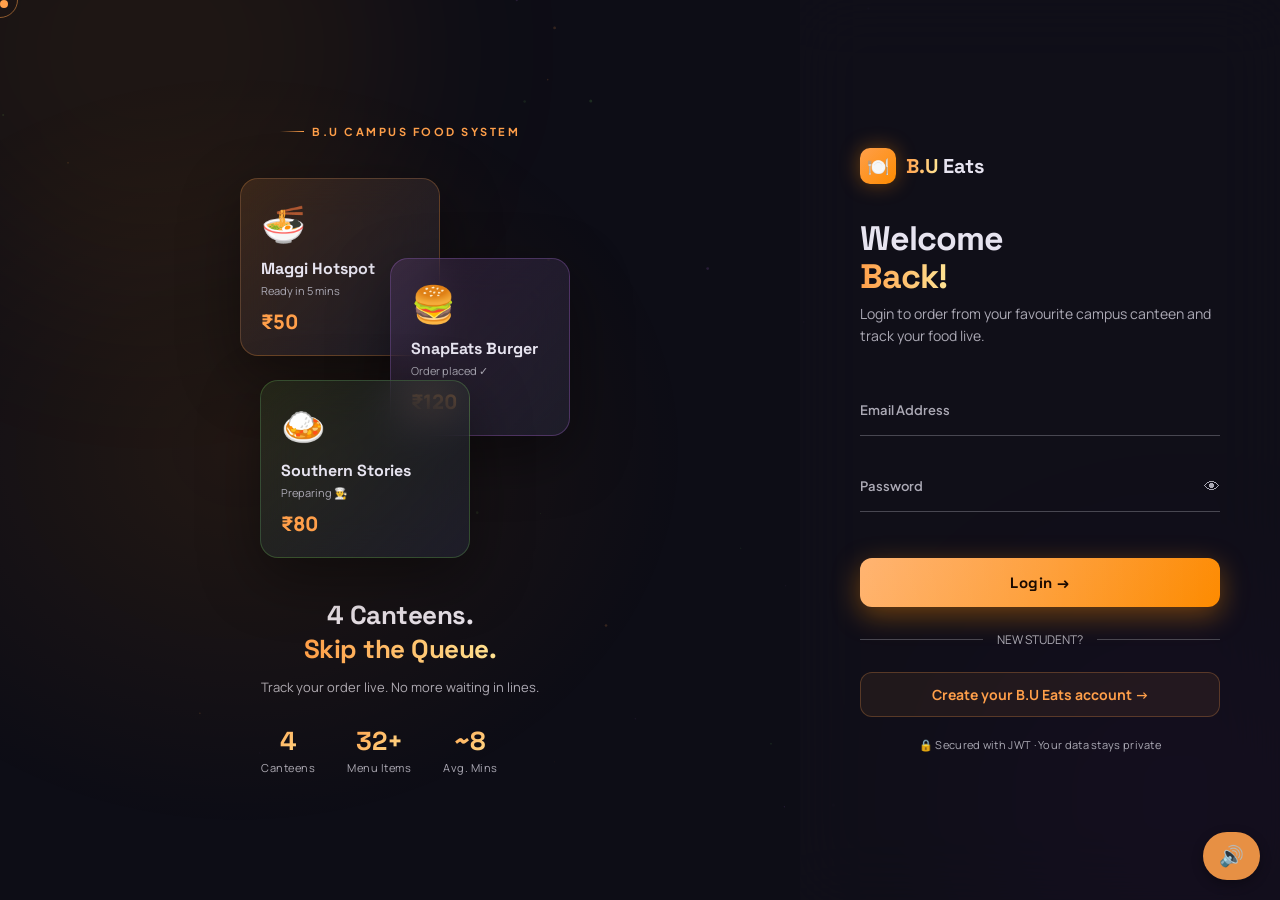
<file: frontend/student/menu.html>
<!DOCTYPE html>
<html lang="en">
<head>
  <meta charset="UTF-8" />
  <meta name="viewport" content="width=device-width, initial-scale=1.0" />
  <title>Menu — B.U Eats</title>
  <link rel="stylesheet" href="../common/style.css" />
  <script src="../common/config.js"></script>
  <script src="../common/app.js"></script>
  <script>protectPage("student");</script>
  
  <!-- Background Audio - Persistent Across Pages -->
  <audio id="bgMusic" autoplay loop style="display:none;">
    <source src="../assets/background-music.mp3" type="audio/mpeg">
  </audio>
  
  <script>
    // Restore audio state from previous page
    const bgAudio = document.getElementById('bgMusic');
    const audioState = sessionStorage.getItem('audioState');
    const audioTime = parseFloat(sessionStorage.getItem('audioTime')) || 0;
    
    bgAudio.volume = 0.2;
    bgAudio.currentTime = audioTime;
    
    if(audioState === 'playing') {
      bgAudio.play().catch(err => console.log('Autoplay blocked'));
    }
    
    // Save audio state when leaving page
    window.addEventListener('beforeunload', () => {
      sessionStorage.setItem('audioState', bgAudio.paused ? 'paused' : 'playing');
      sessionStorage.setItem('audioTime', bgAudio.currentTime);
    });
  </script>
  
  <style>
    .menu-page { padding-top: 88px; min-height: 100vh; }

    /* Canteen header banner */
    .canteen-banner {
      background: var(--glass-bg);
      border-bottom: 1px solid var(--glass-border);
      padding: 28px 0;
      margin-bottom: 40px;
    }
    .canteen-banner-inner {
      display: flex;
      align-items: center;
      gap: 20px;
    }
    .banner-icon {
      width: 64px; height: 64px;
      border-radius: 18px;
      display: flex; align-items: center; justify-content: center;
      font-size: 32px;
      flex-shrink: 0;
    }
    .banner-name {
      font-family: 'Outfit', sans-serif;
      font-size: 28px; font-weight: 800; letter-spacing: -0.5px;
    }
    .banner-sub { font-size: 13px; color: var(--text-muted); margin-top: 4px; }

    /* Layout: menu left + cart right */
    .menu-layout {
      display: grid;
      grid-template-columns: 1fr 360px;
      gap: 32px;
      align-items: start;
    }
    @media (max-width: 900px) {
      .menu-layout { grid-template-columns: 1fr; }
      .cart-panel  { position: relative; top: unset; }
    }

    /* Menu section label */
    .menu-section-label {
      font-size: 11px; font-weight: 700; letter-spacing: 2px;
      text-transform: uppercase; color: var(--text-muted);
      margin-bottom: 16px; margin-top: 32px;
    }
    .menu-section-label:first-child { margin-top: 0; }

    /* Menu item cards */
    .menu-grid {
      display: grid;
      grid-template-columns: repeat(auto-fill, minmax(220px, 1fr));
      gap: 16px;
    }

    .menu-item {
      background: var(--glass-bg);
      border: 1px solid var(--glass-border);
      border-radius: 18px;
      padding: 20px;
      transition: all 0.3s cubic-bezier(0.4,0,0.2,1);
      cursor: default;
      position: relative;
      overflow: hidden;
    }
    .menu-item::before {
      content: '';
      position: absolute; top: 0; left: 0; right: 0; height: 2px;
      background: linear-gradient(90deg, var(--orange), var(--amber));
      opacity: 0; transition: opacity 0.3s;
    }
    .menu-item:hover { transform: translateY(-4px); border-color: rgba(255,107,53,0.3); box-shadow: 0 16px 40px rgba(0,0,0,0.3); }
    .menu-item:hover::before { opacity: 1; }

    .item-emoji { font-size: 40px; margin-bottom: 12px; display: block; }
    .item-name  { font-size: 16px; font-weight: 700; margin-bottom: 6px; }
    .item-meta  { display: flex; gap: 12px; margin-bottom: 16px; }
    .item-price { font-size: 18px; font-weight: 800; color: var(--amber); }
    .item-time  { font-size: 12px; color: var(--text-muted); padding-top: 3px; }

    .btn-add {
      width: 100%;
      padding: 10px;
      background: linear-gradient(135deg, rgba(255,107,53,0.15), rgba(255,214,10,0.1));
      border: 1px solid rgba(255,107,53,0.3);
      color: var(--orange);
      font-family: 'Poppins', sans-serif;
      font-size: 13px; font-weight: 700;
      border-radius: 10px; cursor: pointer;
      transition: all 0.25s ease;
    }
    .btn-add:hover {
      background: linear-gradient(135deg, var(--orange), var(--amber));
      color: white; border-color: transparent;
      transform: scale(1.03);
      box-shadow: 0 6px 20px rgba(255,107,53,0.4);
    }
    .btn-add:active { transform: scale(0.98); }

    /* Sticky cart panel */
    .cart-panel {
      position: sticky;
      top: 92px;
      background: var(--glass-bg);
      border: 1px solid var(--glass-border);
      border-radius: 24px;
      padding: 28px;
      backdrop-filter: blur(16px);
    }

    .cart-title {
      font-family: 'Outfit', sans-serif;
      font-size: 20px; font-weight: 800;
      margin-bottom: 6px;
      display: flex; justify-content: space-between; align-items: center;
    }
    .cart-badge {
      display: inline-flex; align-items: center; justify-content: center;
      width: 24px; height: 24px;
      background: linear-gradient(135deg, var(--orange), var(--amber));
      border-radius: 50%; font-size: 12px; font-weight: 700;
      transition: transform 0.3s cubic-bezier(0.34,1.56,0.64,1);
    }

    .cart-items { max-height: 320px; overflow-y: auto; margin: 16px 0; }
    .cart-items::-webkit-scrollbar { width: 4px; }
    .cart-items::-webkit-scrollbar-thumb { background: var(--orange); border-radius: 4px; }

    .cart-divider {
      height: 1px;
      background: var(--glass-border);
      margin: 16px 0;
    }

    .cart-total-row {
      display: flex; justify-content: space-between; align-items: center;
      margin-bottom: 20px;
    }
    .cart-total-label { font-size: 13px; color: var(--text-muted); font-weight: 600; }
    .cart-total-amount { font-size: 24px; font-weight: 800; color: var(--amber); }

    .btn-checkout {
      width: 100%;
      padding: 14px;
      background: linear-gradient(135deg, var(--orange), var(--amber));
      border: none; color: white;
      font-family: 'Poppins', sans-serif;
      font-size: 15px; font-weight: 700;
      border-radius: 14px; cursor: pointer;
      transition: all 0.3s ease;
      box-shadow: 0 6px 24px rgba(255,107,53,0.4);
      position: relative; overflow: hidden;
    }
    .btn-checkout::before {
      content: '';
      position: absolute; top: 0; left: -100%;
      width: 200%; height: 100%;
      background: linear-gradient(90deg, transparent, rgba(255,255,255,0.25), transparent);
      animation: shimmer 2s infinite;
    }
    @keyframes shimmer { 0% { left: -100%; } 100% { left: 100%; } }
    .btn-checkout:hover  { transform: translateY(-2px); box-shadow: 0 12px 36px rgba(255,107,53,0.6); }
    .btn-checkout:active { transform: translateY(0); }
    .btn-checkout:disabled { opacity: 0.6; cursor: not-allowed; }
    .btn-checkout span { position: relative; z-index: 1; }

    /* Navbar logout */
    .navbar-right { display: flex; align-items: center; gap: 14px; }
    .nav-user { font-size: 13px; color: var(--text-muted); }
    .btn-logout {
      padding: 8px 20px;
      background: rgba(239,68,68,0.12);
      border: 1px solid rgba(239,68,68,0.3);
      color: #fca5a5;
      border-radius: 50px; cursor: pointer;
      font-family: 'Poppins', sans-serif; font-size: 13px; font-weight: 600;
      transition: all 0.25s;
    }
    .btn-logout:hover { background: rgba(239,68,68,0.25); }
  </style>
</head>
<body>
<div class="bg-mesh"></div>

<!-- Navbar -->
<nav class="navbar">
  <a href="index.html" class="navbar-logo">
    <div class="logo-icon">🍽️</div>
    <div>
      <div class="logo-text">B.U Eats</div>
      <div class="logo-subtitle">Campus Food</div>
    </div>
  </a>
  <div class="navbar-right">
    <span class="nav-user" id="nav-username"></span>
    <button class="btn-logout" onclick="logout()">Sign Out</button>
  </div>
</nav>

<!-- Canteen Banner -->
<div class="canteen-banner">
  <div class="container">
    <div class="canteen-banner-inner">
      <div class="banner-icon" id="bannerIcon"></div>
      <div>
        <div class="banner-name" id="canteenName">Loading...</div>
        <div class="banner-sub" id="canteenSub"></div>
      </div>
    </div>
  </div>
</div>

<div class="menu-page">
  <div class="container">
    <div class="menu-layout">

      <!-- Left: Menu items -->
      <div>
        <div class="menu-section-label">🍽️ Available Items</div>
        <div class="menu-grid" id="menuGrid">
          <!-- populated by JS -->
        </div>
      </div>

      <!-- Right: Cart -->
      <div class="cart-panel">
        <div class="cart-title">
          Your Cart
          <span class="cart-badge" id="cart-count">0</span>
        </div>
        <div style="font-size:12px;color:var(--text-muted);margin-bottom:12px;">Items added appear here</div>

        <div class="cart-items" id="cart">
          <p style="color:rgba(255,255,255,0.3);text-align:center;padding:24px 0;">Your cart is empty</p>
        </div>

        <div class="cart-divider"></div>

        <div class="cart-total-row">
          <span class="cart-total-label">Total</span>
          <span class="cart-total-amount" id="cart-total">₹0</span>
        </div>

        <button class="btn-checkout" onclick="checkout()" id="checkoutBtn">
          <span>🛒 Place Order</span>
        </button>

        <div style="margin-top:12px;text-align:center;font-size:11px;color:var(--text-muted);">
          🔒 Secured with JWT · Track live after placing
        </div>
      </div>

    </div>
  </div>
</div>

<script>
// Canteen data
const CANTEENS = {
  1: { name: "Maggi Hotspot",    icon: "🍜", color: "#ff6b35", sub: "Noodles, Snacks & Quick Bites" },
  2: { name: "Southern Stories", icon: "🍛", color: "#10b981", sub: "South Indian Classics" },
  3: { name: "SnapEats",         icon: "🍔", color: "#a855f7", sub: "Fast Food & Shakes" },
  4: { name: "Infinity Kitchen", icon: "🌮", color: "#06b6d4", sub: "Curries, Rice & Street Food" }
};

// Per-canteen menus
const MENUS = {
  1: [
    { name:"Classic Maggi",      emoji:"🍜", price:50,  time:8  },
    { name:"Cheese Maggi",       emoji:"🧀", price:70,  time:10 },
    { name:"Egg Maggi",          emoji:"🥚", price:80,  time:10 },
    { name:"Masala Maggi",       emoji:"🌶️", price:60,  time:8  },
    { name:"Veg Noodles",        emoji:"🥢", price:65,  time:10 },
    { name:"Samosa (2 pcs)",     emoji:"🫘", price:20,  time:5  },
    { name:"Bread Omelette",     emoji:"🍳", price:45,  time:7  },
    { name:"Chai",               emoji:"☕", price:15,  time:3  }
  ],
  2: [
    { name:"Masala Dosa",        emoji:"🫓", price:80,  time:12 },
    { name:"Plain Dosa",         emoji:"🫓", price:60,  time:10 },
    { name:"Idli Sambhar",       emoji:"🍱", price:50,  time:8  },
    { name:"Vada Sambhar",       emoji:"🥙", price:55,  time:8  },
    { name:"Uthappam",           emoji:"🥞", price:75,  time:12 },
    { name:"Pongal",             emoji:"🍚", price:60,  time:8  },
    { name:"Filter Coffee",      emoji:"☕", price:25,  time:4  },
    { name:"Coconut Chutney",    emoji:"🥥", price:10,  time:2  }
  ],
  3: [
    { name:"Veg Burger",         emoji:"🍔", price:90,  time:10 },
    { name:"Chicken Burger",     emoji:"🍗", price:120, time:12 },
    { name:"French Fries",       emoji:"🍟", price:60,  time:7  },
    { name:"Loaded Fries",       emoji:"🧆", price:90,  time:10 },
    { name:"Paneer Roll",        emoji:"🌯", price:80,  time:8  },
    { name:"Chicken Roll",       emoji:"🌯", price:100, time:10 },
    { name:"Chocolate Shake",    emoji:"🥤", price:80,  time:5  },
    { name:"Strawberry Shake",   emoji:"🍓", price:80,  time:5  }
  ],
  4: [
    { name:"Dal Tadka Rice",     emoji:"🍚", price:70,  time:10 },
    { name:"Rajma Chawal",       emoji:"🫘", price:80,  time:12 },
    { name:"Paneer Butter Masala",emoji:"🧆",price:110, time:14 },
    { name:"Aloo Paratha",       emoji:"🫓", price:60,  time:10 },
    { name:"Chole Bhature",      emoji:"🥘", price:90,  time:12 },
    { name:"Pav Bhaji",          emoji:"🍞", price:75,  time:10 },
    { name:"Lassi",              emoji:"🥛", price:40,  time:4  },
    { name:"Gulab Jamun",        emoji:"🍮", price:30,  time:3  }
  ]
};

// ── Init ──
const params   = new URLSearchParams(window.location.search);
const canteenId = parseInt(params.get("canteen")) || 1;
const info      = CANTEENS[canteenId] || CANTEENS[1];

// Banner
document.getElementById("bannerIcon").textContent = info.icon;
document.getElementById("bannerIcon").style.background = `linear-gradient(135deg,${info.color}33,${info.color}11)`;
document.getElementById("bannerIcon").style.border = `1px solid ${info.color}44`;
document.getElementById("canteenName").textContent = info.name;
document.getElementById("canteenSub").textContent  = info.sub;

// User greeting
const user = JSON.parse(localStorage.getItem("student_user") || "{}");
const navUser = document.getElementById("nav-username");
if (navUser && user.name) navUser.textContent = "👋 " + user.name;

// Render menu
const grid  = document.getElementById("menuGrid");
const items = MENUS[canteenId] || [];
grid.innerHTML = items.map(item => `
  <div class="menu-item">
    <span class="item-emoji">${item.emoji}</span>
    <div class="item-name">${item.name}</div>
    <div class="item-meta">
      <span class="item-price">₹${item.price}</span>
      <span class="item-time">⏱ ${item.time} min</span>
    </div>
    <button class="btn-add" onclick="addToCart('${item.name}', ${item.price}, ${item.time})">
      + Add to Cart
    </button>
  </div>`).join("");

// Animate cart badge on add
const origAdd = window.addToCart;
window.addToCart = function(name, price, time) {
  origAdd(name, price, time);
  const badge = document.getElementById("cart-count");
  if (badge) {
    badge.style.transform = "scale(1.5)";
    setTimeout(() => badge.style.transform = "scale(1)", 300);
  }
};

// Music toggle button
let isMusicPlaying = true;
const MAX_VOLUME = 0.2;

function toggleMusic() {
  const audio = document.getElementById('bgMusic');
  const icon = document.getElementById('musicIcon');
  
  if(audio.paused) {
    audio.volume = MAX_VOLUME;
    audio.play().catch(e => console.log('Play failed:', e));
    icon.textContent = '🔊';
    isMusicPlaying = true;
  } else {
    audio.pause();
    icon.textContent = '🔇';
    isMusicPlaying = false;
  }
}

</script>

<!-- Music Player Toggle Button -->
<button onclick="toggleMusic()" style="position: fixed; bottom: 20px; right: 20px; z-index: 100; background: rgba(255, 159, 74, 0.9); border: none; color: white; font-size: 20px; cursor: pointer; padding: 12px 16px; border-radius: 50px; backdrop-filter: blur(10px); box-shadow: 0 4px 12px rgba(0,0,0,0.3); transition: all 0.3s ease;">
  <span id="musicIcon">🔊</span>
</button>

</body>
</html>
</file>
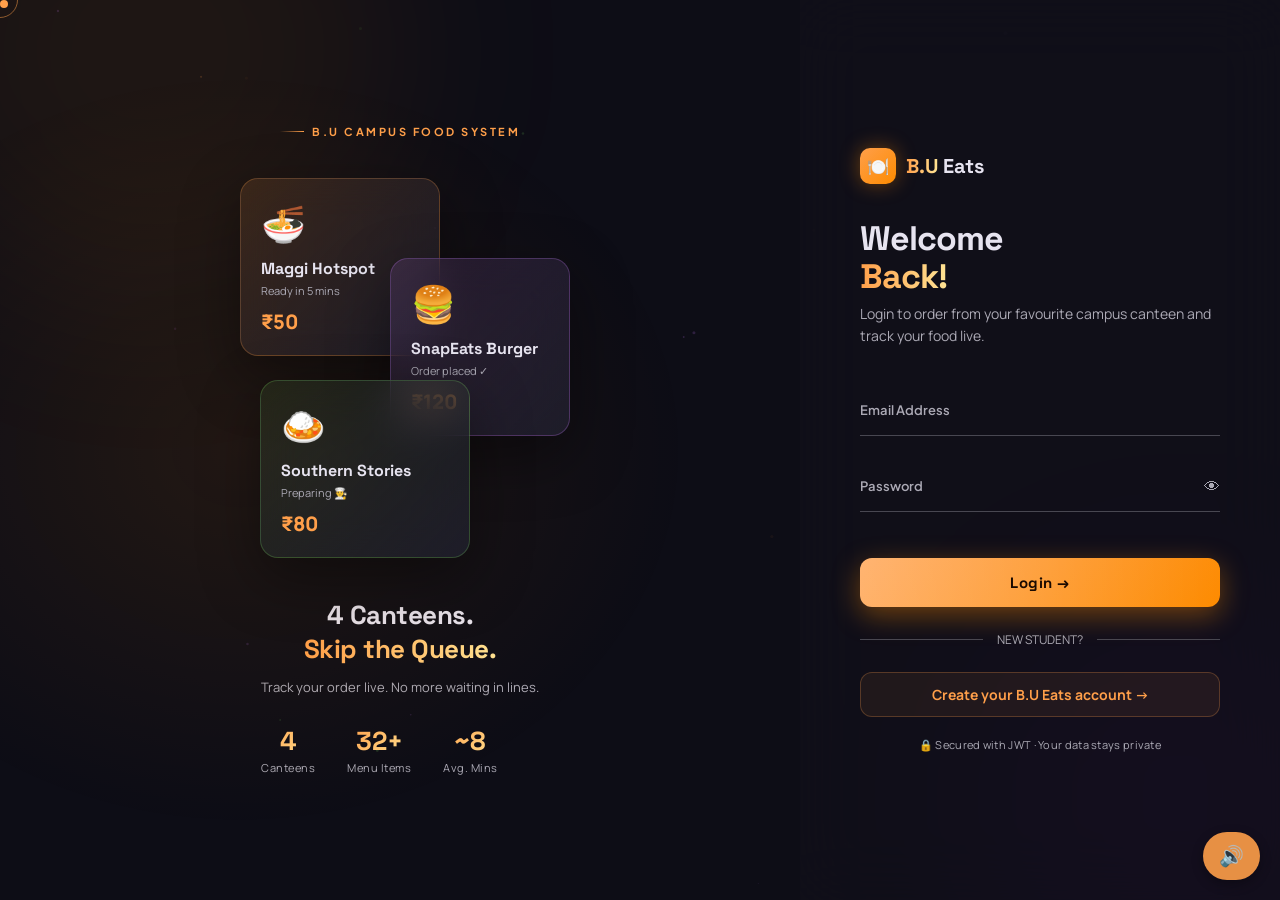
<file: frontend/student/order_status.html>
<!DOCTYPE html>
<html lang="en">
<head>
  <meta charset="UTF-8" />
  <meta name="viewport" content="width=device-width, initial-scale=1.0" />
  <title>Order Status — B.U Eats</title>
  <link rel="stylesheet" href="../common/style.css" />
  <script src="../common/config.js"></script>
  <script src="../common/app.js"></script>
  <script>protectPage("student");</script>
  
  <!-- Background Audio - Persistent Across Pages -->
  <audio id="bgMusic" autoplay loop style="display:none;">
    <source src="../assets/background-music.mp3" type="audio/mpeg">
  </audio>
  
  <script>
    // Restore audio state from previous page
    const bgAudio = document.getElementById('bgMusic');
    const audioState = sessionStorage.getItem('audioState');
    const audioTime = parseFloat(sessionStorage.getItem('audioTime')) || 0;
    
    bgAudio.volume = 0.2;
    bgAudio.currentTime = audioTime;
    
    if(audioState === 'playing') {
      bgAudio.play().catch(err => console.log('Autoplay blocked'));
    }
    
    // Save audio state when leaving page
    window.addEventListener('beforeunload', () => {
      sessionStorage.setItem('audioState', bgAudio.paused ? 'paused' : 'playing');
      sessionStorage.setItem('audioTime', bgAudio.currentTime);
    });
  </script>
  
  <style>
    .status-page {
      min-height: 100vh;
      padding-top: 100px;
      padding-bottom: 60px;
      display: flex;
      align-items: flex-start;
      justify-content: center;
      position: relative;
      z-index: 10;
      pointer-events: auto;
      cursor: auto;
    }

    .status-wrap { width: 100%; max-width: 580px; pointer-events: auto; cursor: auto; }

    /* Live badge */
    .live-badge {
      display: inline-flex;
      align-items: center;
      gap: 8px;
      padding: 5px 16px;
      background: rgba(239,68,68,0.12);
      border: 1px solid rgba(239,68,68,0.3);
      border-radius: 50px;
      font-size: 12px;
      font-weight: 700;
      color: #fca5a5;
      letter-spacing: 1px;
      margin-bottom: 24px;
    }

    .live-dot {
      width: 8px; height: 8px;
      background: #ef4444;
      border-radius: 50%;
      animation: liveBlink 1s ease-in-out infinite;
    }
    @keyframes liveBlink {
      0%,100%{ opacity:1; transform:scale(1); }
      50%    { opacity:0.3; transform:scale(0.7); }
    }

    .page-title {
      font-family: 'Outfit', sans-serif;
      font-size: 38px; font-weight: 900;
      letter-spacing: -1px;
      margin-bottom: 6px;
    }

    .page-sub { font-size: 14px; color: var(--text-muted); margin-bottom: 36px; }

    /* Progress tracker */
    .progress-track {
      display: flex;
      align-items: center;
      justify-content: space-between;
      margin-bottom: 40px;
      position: relative;
    }

    .progress-track::before {
      content: '';
      position: absolute;
      top: 20px; left: 20px; right: 20px;
      height: 2px;
      background: var(--glass-border);
      z-index: 0;
    }

    .progress-fill {
      position: absolute;
      top: 20px; left: 20px;
      height: 2px;
      background: linear-gradient(90deg, var(--orange), var(--amber));
      border-radius: 2px;
      z-index: 0;
      transition: width 0.8s cubic-bezier(0.4,0,0.2,1);
      width: 0%;
    }

    .progress-step {
      display: flex;
      flex-direction: column;
      align-items: center;
      gap: 8px;
      z-index: 1;
      transition: all 0.4s ease;
    }

    .step-circle {
      width: 40px; height: 40px;
      border-radius: 50%;
      background: var(--bg-secondary);
      border: 2px solid var(--glass-border);
      display: flex; align-items: center; justify-content: center;
      font-size: 16px;
      transition: all 0.4s cubic-bezier(0.34,1.56,0.64,1);
    }

    .progress-step.active   .step-circle { border-color: var(--orange); background: rgba(255,107,53,0.15); }
    .progress-step.current  .step-circle {
      border-color: var(--orange);
      background: linear-gradient(135deg, var(--orange), var(--amber));
      box-shadow: 0 0 20px rgba(255,107,53,0.5);
      transform: scale(1.15);
    }

    .step-label {
      font-size: 10px; font-weight: 600; color: var(--text-muted);
      text-align: center; letter-spacing: 0.5px; text-transform: uppercase;
    }

    .progress-step.active  .step-label { color: var(--orange); }
    .progress-step.current .step-label { color: var(--amber); font-weight: 700; }

    .step-time {
      font-size: 9px; font-weight: 500; color: var(--text-muted);
      margin-top: 2px; letter-spacing: 0px; opacity: 0.7;
    }
    .progress-step.active .step-time { color: rgba(255,107,53,0.8); opacity: 1; }
    .progress-step.current .step-time { color: var(--amber); opacity: 1; font-weight: 600; }

    /* Status card */
    .status-card {
      background: var(--glass-bg);
      border: 1px solid var(--glass-border);
      border-radius: 24px;
      padding: 32px;
      margin-bottom: 24px;
      backdrop-filter: blur(16px);
      transition: border-color 0.5s;
    }

    .big-status {
      display: flex;
      align-items: center;
      gap: 16px;
      margin-bottom: 24px;
    }

    .status-emoji { font-size: 52px; animation: statusBounce 2s ease-in-out infinite; }
    @keyframes statusBounce {
      0%,100% { transform: translateY(0); }
      50%     { transform: translateY(-8px); }
    }

    .status-text-wrap h2 {
      font-family: 'Outfit', sans-serif;
      font-size: 28px; font-weight: 800;
      letter-spacing: -0.5px;
    }

    .status-text-wrap p { font-size: 13px; color: var(--text-muted); margin-top: 4px; }

    /* Info grid */
    .info-grid {
      display: grid;
      grid-template-columns: 1fr 1fr;
      gap: 16px;
      margin-top: 24px;
    }

    .info-box {
      background: rgba(255,255,255,0.04);
      border: 1px solid var(--glass-border);
      border-radius: 14px;
      padding: 16px;
    }

    .info-label { font-size: 11px; font-weight: 600; color: var(--text-muted); letter-spacing: 1px; text-transform: uppercase; margin-bottom: 6px; }
    .info-value { font-size: 22px; font-weight: 800; }

    /* Order items */
    .items-card {
      background: var(--glass-bg);
      border: 1px solid var(--glass-border);
      border-radius: 24px;
      padding: 28px;
      margin-bottom: 24px;
    }

    .items-title {
      font-size: 14px; font-weight: 700; color: var(--text-muted);
      letter-spacing: 1px; text-transform: uppercase;
      margin-bottom: 16px;
    }

    /* Action buttons */
    .btn-back {
      width: 100%;
      padding: 14px;
      background: var(--glass-bg);
      border: 1px solid var(--glass-border);
      color: var(--text-primary);
      font-family: 'Poppins', sans-serif;
      font-size: 14px; font-weight: 600;
      border-radius: 14px; cursor: pointer;
      transition: all 0.3s;
      text-decoration: none;
      display: block; text-align: center;
    }
    .btn-back:hover { background: rgba(255,255,255,0.08); border-color: rgba(255,255,255,0.2); }

    /* Countdown timer */
    .countdown-area {
      background: rgba(255,255,255,0.03);
      border: 1px solid var(--glass-border);
      border-radius: 20px;
      padding: 20px 24px;
      margin-bottom: 16px;
      text-align: center;
      display: none;
      transition: border-color 0.5s;
    }
    .countdown-label {
      font-size: 11px; font-weight: 700; color: var(--text-muted);
      letter-spacing: 1.2px; text-transform: uppercase; margin-bottom: 10px;
    }
    .countdown-digits {
      font-family: 'Outfit', sans-serif;
      font-size: 52px; font-weight: 900;
      letter-spacing: -2px;
      background: linear-gradient(135deg, var(--orange), var(--amber));
      -webkit-background-clip: text; -webkit-text-fill-color: transparent;
      background-clip: text;
      transition: all 0.4s;
    }
    .countdown-digits.warning { background: none; -webkit-text-fill-color: #fb923c; color: #fb923c; }
    .countdown-digits.danger  { background: none; -webkit-text-fill-color: #ef4444; color: #ef4444;
      animation: countPulse 0.8s ease-in-out infinite; }
    .countdown-digits.late    { background: none; -webkit-text-fill-color: #ef4444; color: #ef4444; }
    @keyframes countPulse {
      0%,100% { transform: scale(1); }
      50%     { transform: scale(1.04); }
    }
    .countdown-sub { font-size: 12px; color: var(--text-muted); margin-top: 6px; }

    /* Alert banners */
    .alert-banner {
      border-radius: 16px;
      padding: 14px 20px;
      margin-bottom: 14px;
      font-size: 13px; font-weight: 700;
      display: none;
      text-align: center;
      line-height: 1.5;
    }
    .alert-warn {
      background: rgba(251,146,60,0.14);
      border: 1px solid rgba(251,146,60,0.45);
      color: #fb923c;
    }
    .alert-danger {
      background: rgba(239,68,68,0.15);
      border: 1px solid rgba(239,68,68,0.5);
      color: #fca5a5;
      animation: pulse 0.8s ease-in-out infinite;
    }
    @keyframes pulse {
      0%,100% { opacity:1; box-shadow: 0 0 0 rgba(239,68,68,0); }
      50%     { opacity:0.9; box-shadow: 0 0 18px rgba(239,68,68,0.3); }
    }
    .alert-credits {
      background: rgba(34,197,94,0.12);
      border: 1px solid rgba(34,197,94,0.4);
      color: #4ade80;
      font-size: 15px;
      animation: creditsPop 0.5s cubic-bezier(0.34,1.56,0.64,1) both;
    }
    @keyframes creditsPop {
      from { opacity:0; transform: scale(0.92) translateY(8px); }
      to   { opacity:1; transform: scale(1) translateY(0); }
    }
  </style>
</head>
<body>
<div class="bg-mesh"></div>

<!-- Navbar -->
<nav class="navbar">
  <a href="index.html" class="navbar-logo">
    <div class="logo-icon">🍽️</div>
    <div>
      <div class="logo-text">B.U Eats</div>
      <div class="logo-subtitle">Campus Food</div>
    </div>
  </a>
  <div style="display:flex;align-items:center;gap:12px;">
    <button onclick="window.location='index.html'" style="
      padding:8px 16px;background:rgba(255,159,74,0.12);border:1px solid rgba(255,159,74,0.3);
      color:#ff9f4a;border-radius:50px;cursor:pointer;font-family:'Poppins',sans-serif;
      font-size:13px;font-weight:600;transition:all 0.25s;" onmouseover="this.style.background='rgba(255,159,74,0.2)'" onmouseout="this.style.background='rgba(255,159,74,0.12)'">← Back</button>
    <button class="btn-logout" onclick="logout()" style="
      padding:8px 20px;background:rgba(239,68,68,0.12);border:1px solid rgba(239,68,68,0.3);
      color:#fca5a5;border-radius:50px;cursor:pointer;font-family:'Poppins',sans-serif;
      font-size:13px;font-weight:600;">Sign Out</button>
  </div>
</nav>

<div class="status-page">
  <div class="status-wrap container">

    <div class="live-badge">
      <div class="live-dot"></div>
      LIVE TRACKING
    </div>

    <div class="page-title">Your Order</div>
    <div class="page-sub">Updates every 3 seconds automatically.</div>

    <!-- Progress bar -->
    <div class="progress-track">
      <div class="progress-fill" id="progressFill"></div>
      <div class="progress-step" id="step-WAITING">
        <div class="step-circle">⏳</div>
        <div class="step-label">Waiting</div>
        <div class="step-time" id="time-WAITING">—</div>
      </div>
      <div class="progress-step" id="step-ACCEPTED">
        <div class="step-circle">✅</div>
        <div class="step-label">Accepted</div>
        <div class="step-time" id="time-ACCEPTED">—</div>
      </div>
      <div class="progress-step" id="step-PREPARING">
        <div class="step-circle">👨‍🍳</div>
        <div class="step-label">Preparing</div>
        <div class="step-time" id="time-PREPARING">—</div>
      </div>
      <div class="progress-step" id="step-READY">
        <div class="step-circle">🔔</div>
        <div class="step-label">Ready!</div>
        <div class="step-time" id="time-READY">—</div>
      </div>
      <div class="progress-step" id="step-COMPLETED">
        <div class="step-circle">🎉</div>
        <div class="step-label">Done</div>
        <div class="step-time" id="time-COMPLETED">—</div>
      </div>
    </div>

    <!-- Status card -->
    <div class="status-card" id="statusCard">
      <div class="big-status">
        <div class="status-emoji" id="statusEmoji">⏳</div>
        <div class="status-text-wrap">
          <h2 id="status">Waiting for canteen...</h2>
          <p id="statusDesc">Your order has been placed and is waiting to be accepted.</p>
        </div>
      </div>

      <div class="info-grid">
        <div class="info-box">
          <div class="info-label">Total Price</div>
          <div class="info-value text-gradient" id="price">—</div>
        </div>
        <div class="info-box">
          <div class="info-label">Est. Time</div>
          <div class="info-value" id="expected">—</div>
        </div>
      </div>
    </div>

    <!-- Order items -->
    <div class="items-card">
      <div class="items-title">📋 Order Items</div>
      <div id="items" style="color:var(--text-muted);font-size:14px;">Loading...</div>
    </div>

    <!-- Final amount with penalty -->
    <div id="finalAmount"></div>

    <!-- Countdown Timer -->
    <div class="countdown-area" id="countdownArea">
      <div class="countdown-label">⏱ Preparation Time Remaining</div>
      <div class="countdown-digits" id="countdownDigits">--:--</div>
      <div class="countdown-sub" id="countdownSub">Staff promised this time when accepting your order</div>
      <div id="countdownFinalAmount" style="margin-top:15px;padding-top:15px;border-top:1px solid rgba(255,255,255,0.1);font-size:13px;"></div>
    </div>

    <!-- Alert banners -->
    <div class="alert-banner alert-warn"   id="alertWarn"></div>
    <div class="alert-banner alert-danger" id="alertDanger"></div>
    <div class="alert-banner alert-credits" id="alertCredits"></div>

    <a href="index.html" class="btn-back">← Back to Canteens</a>

  </div>
</div>

<script>
const STATUS_INFO = {
  WAITING:   { emoji:"⏳", desc:"Your order is waiting to be accepted by the canteen.", fill:"0%"   },
  ACCEPTED:  { emoji:"✅", desc:"The canteen has accepted your order!",                  fill:"25%"  },
  PREPARING: { emoji:"👨‍🍳", desc:"Your food is being freshly prepared right now.",        fill:"50%"  },
  READY:     { emoji:"🔔", desc:"Your order is READY! Go pick it up at the counter.",    fill:"75%"  },
  COMPLETED: { emoji:"🎉", desc:"Order completed. Enjoy your meal! 😋",                  fill:"100%" },
  LATE:      { emoji:"🔴", desc:"Your order is RUNNING LATE! Earning ₹1+ per minute.", fill:"50%"  }
};

const STEPS = ["WAITING","ACCEPTED","PREPARING","READY","COMPLETED"];

let lastStatus  = null;
let countdownInt = null;  // setInterval handle for countdown
let currentOrder = null;  // Store current order for countdown display
let isCountdownRunning = false;  // Flag to prevent duplicate intervals

function formatTime(unix_timestamp) {
  if (!unix_timestamp) return "—";
  const date = new Date(unix_timestamp * 1000);
  const hours = String(date.getHours()).padStart(2, '0');
  const mins = String(date.getMinutes()).padStart(2, '0');
  return `${hours}:${mins}`;
}

function updateUI(o) {
  // Store order globally for countdown function to access
  currentOrder = o;
  
  // Check if order is late (only matters while PREPARING or READY for real-time display)
  let displayStatus = o.status;
  let isCurrentlyLate = false;
  
  if (o.status === "PREPARING") {
    // Check real-time deadline - only show LATE during PREPARING
    if (o.accepted_time && o.expected_time) {
      const deadline = o.accepted_time + (o.expected_time * 60);
      if (Date.now() / 1000 > deadline) {
        displayStatus = "LATE";
        isCurrentlyLate = true;
      }
    }
  } else if (o.status === "READY" && o.late_penalty > 0) {
    // Order was late during prep, now it's ready - show it was late
    displayStatus = "WAS_LATE";
  } else if (o.status === "COMPLETED" && o.late_penalty > 0) {
    // Order completed and was late
    displayStatus = "COMPLETED_LATE";
  }

  const stepIdx   = STEPS.indexOf(o.status);

  // Define info first (always available)
  let info = STATUS_INFO[o.status] || STATUS_INFO.WAITING;
  
  // Override info and emoji/desc for special statuses
  let emoji = "—";
  let desc = "—";
  let fill = "0%";
  
  if (displayStatus === "LATE") {
    emoji = "🔴";
    desc = "Your order is RUNNING LATE! Earning ₹1+ per minute.";
    fill = "50%";
  } else if (displayStatus === "WAS_LATE") {
    emoji = "⚠️";
    desc = `Your order was late! ₹${o.late_penalty} credited to your account.`;
    fill = "75%";
  } else if (displayStatus === "COMPLETED_LATE") {
    emoji = "🎉";
    desc = `Order completed! Your order was late, ₹${o.late_penalty} credited.`;
    fill = "100%";
  } else {
    // Use default STATUS_INFO values
    emoji = info.emoji;
    desc = info.desc;
    fill = info.fill;
  }

  // Safe DOM updates with null checks
  const setTextContent = (id, text) => {
    const el = document.getElementById(id);
    if (!el) console.warn(`Element #${id} not found`);
    else el.textContent = text;
  };
  
  const setStyle = (id, prop, value) => {
    const el = document.getElementById(id);
    if (!el) console.warn(`Element #${id} not found`);
    else el.style[prop] = value;
  };

  // Emoji + text
  setTextContent("statusEmoji", emoji);
  setTextContent("status", displayStatus === "WAS_LATE" ? "Ready! (Was Late)" : 
                           displayStatus === "COMPLETED_LATE" ? "Completed (Was Late)" :
                           displayStatus);
  setTextContent("statusDesc", desc);
  setTextContent("price", "₹" + o.price);
  setTextContent("expected", o.expected_time + " mins");

  // Progress fill
  setStyle("progressFill", "width", fill);

  // Step highlights & timestamps
  STEPS.forEach((s, i) => {
    const el = document.getElementById("step-" + s);
    if (!el) return;
    el.classList.toggle("active",  i <= stepIdx);
    el.classList.toggle("current", i === stepIdx);
    
    // Update timestamps
    let timeStr = "—";
    if (s === "WAITING" && o.created_time) {
      timeStr = formatTime(o.created_time);
    } else if (s === "ACCEPTED" && o.accepted_time) {
      timeStr = formatTime(o.accepted_time);
    } else if (s === "PREPARING" && o.accepted_time) {
      timeStr = formatTime(o.accepted_time);
    } else if (s === "READY" && o.ready_time) {
      timeStr = formatTime(o.ready_time);
    } else if (s === "COMPLETED" && o.completed_time) {
      timeStr = formatTime(o.completed_time);
    }
    const timeEl = document.getElementById("time-" + s);
    if (timeEl) timeEl.textContent = timeStr;
  });

  // Items
  // Items rendering with fallback
  const itemsEl = document.getElementById("items");
  if (o.items && Array.isArray(o.items) && o.items.length > 0) {
    try {
      itemsEl.innerHTML = o.items.map((i) => 
        `<div style="padding:10px 0;border-bottom:1px solid rgba(255,255,255,0.06);display:flex;justify-content:space-between;">
           <span>• ${i.name}</span>
           <span style="color:var(--amber);font-weight:700;">₹${i.price}</span>
         </div>`
      ).join("");
    } catch(e) {
      console.log("Error rendering items:", e);
      itemsEl.innerHTML = "<p style='color:#999;'>Unable to load items</p>";
    }
  } else {
    itemsEl.innerHTML = "<p style='color:#999;'>No items in order</p>";
  }

  // Show final amount with penalty deduction - ONLY on COMPLETED
  try {
    const amountEl = document.getElementById("finalAmount");
    if (o.status === "COMPLETED") {
      let finalAmountHTML = `<div style="padding:12px;background:rgba(34,197,94,0.08);border:1px solid rgba(34,197,94,0.3);border-radius:10px;margin-top:10px;font-size:13px;">`;
      finalAmountHTML += `<div style="margin-bottom:6px;">Order Amount: <strong>₹${o.price}</strong></div>`;
      
      if (o.late_penalty && o.late_penalty > 0) {
        const finalAmount = o.price + (o.late_penalty || 0);
        finalAmountHTML += `<div style="color:#ff9f4a;margin-bottom:6px;">💳 Late Penalty (credited): <strong>+₹${o.late_penalty}</strong></div>`;
        finalAmountHTML += `<div style="border-top:1px solid rgba(34,197,94,0.2);padding-top:6px;color:#22c55e;"><strong>Total Credits Earned: ₹${finalAmount}</strong></div>`;
      } else {
        finalAmountHTML += `<div style="color:#22c55e;">✅ Order completed on time!</div>`;
      }
      finalAmountHTML += `</div>`;
      if (amountEl) amountEl.innerHTML = finalAmountHTML;
    } else {
      // Hide during WAITING, ACCEPTED, PREPARING, READY
      if (amountEl) amountEl.innerHTML = "";
    }
  } catch(e) {
    console.log("Error rendering final amount:", e);
  }

  // Card glow on READY
  const card = document.getElementById("statusCard");
  if (o.status === "READY") {
    card.style.borderColor = "#22c55e";
    card.style.boxShadow   = "0 0 40px rgba(34,197,94,0.2)";
  } else if (o.status === "COMPLETED") {
    card.style.borderColor = "#ffd60a";
    card.style.boxShadow   = "0 0 40px rgba(255,214,10,0.2)";
  } else {
    card.style.borderColor = "";
    card.style.boxShadow   = "";
  }

  // Show late penalty notification on completed
  const alertCredits = document.getElementById("alertCredits");
  if (alertCredits) {
    if (o.status === "COMPLETED" && o.late_penalty && o.late_penalty > 0) {
      alertCredits.style.display = "block";
      alertCredits.innerHTML = `✅ Order completed! <strong>₹${o.late_penalty} late penalty credits</strong> have been added to your account automatically.`;
    } else {
      alertCredits.style.display = "none";
    }
  }

  // ── Countdown + Alerts ────────────────────────────────────────────────
  const countdownArea   = document.getElementById("countdownArea");
  const alertWarn       = document.getElementById("alertWarn");
  const alertDanger     = document.getElementById("alertDanger");

  // ALWAYS clear any running counter first
  if (countdownInt) { 
    console.log("🛑 Clearing previous countdown interval");
    clearInterval(countdownInt); 
    countdownInt = null;
    isCountdownRunning = false;
  }

  // Hide everything first
  countdownArea.style.display = "none";
  alertWarn.style.display     = "none";
  alertDanger.style.display   = "none";
  alertCredits.style.display  = "none";

  // Timer display on ACCEPTED (frozen) or PREPARING (counting down)
  if (o.status === "ACCEPTED" && o.expected_time) {
    // Show timer but DON'T start it - just display the full duration
    console.log(`🟢 ACCEPTED - Showing FROZEN timer (NOT counting)`);
    countdownArea.style.display = "block";
    displayFrozenTimer(o.expected_time);
  } else if (o.status === "PREPARING" && o.accepted_time && o.expected_time) {
    // NOW start the countdown - only on PREPARING
    console.log(`🟣 PREPARING - STARTING countdown timer`);
    const deadline = o.accepted_time + (o.expected_time * 60);
    countdownArea.style.display = "block";
    startCountdown(deadline);
  } else if (o.status === "COMPLETED" && o.late_penalty > 0) {
    // Show credits earned
    alertCredits.style.display = "block";
    alertCredits.innerHTML     = `🎉 You earned <strong>₹${o.late_penalty}</strong> credits because your order was delivered late! Check your wallet ★`;

  } else if (o.status === "READY") {
    // Order is ready — clear everything (no penalty if ready on time)
    if (o.late_penalty > 0) {
      alertCredits.style.display = "block";
      alertCredits.innerHTML     = `💳 Earned <strong>₹${o.late_penalty}</strong> credits due to late preparation!`;
    }
  }

  // Refresh credits badge in nav (if present)
  refreshNavCredits(o.late_penalty, o.status);

  // Toast only once per status change
  if (o.status !== lastStatus) {
    if (lastStatus !== null) showToast(info.emoji + " " + info.desc);
    lastStatus = o.status;
  }
}

// ── Display frozen timer (just show the duration, don't count) ────────────────
function displayFrozenTimer(expectedTimeMinutes) {
  const digits = document.getElementById("countdownDigits");
  const subText = document.getElementById("countdownSub");
  const finalAmtDiv = document.getElementById("countdownFinalAmount");
  
  if (!digits || !subText) {
    console.warn("Countdown elements not found");
    return;
  }
  
  // Show full duration frozen
  const m = expectedTimeMinutes;
  const s = 0;
  const timeStr = `${m}:${s < 10 ? '0' : ''}${s}`;
  
  digits.className = "countdown-digits";
  digits.textContent = timeStr;
  subText.textContent = "⏸ Timer will start when staff clicks 'Start Preparing'";
  
  // Display final amount in countdown card
  if (currentOrder && finalAmtDiv) {
    let finalAmountHTML = `<div style="color:#9998aa;margin-bottom:6px;">Order Amount: <strong>₹${currentOrder.price}</strong></div>`;
    finalAmountHTML += `<div style="color:#22c55e;font-size:12px;">`;
    finalAmountHTML += `✅ Waiting for chef to start preparing...`;
    finalAmountHTML += `</div>`;
    finalAmtDiv.innerHTML = finalAmountHTML;
  }
}

// ── Countdown function ────────────────────────────────────────────────────────
function startCountdown(deadline) {
  // Guard: prevent duplicate countdown intervals
  if (isCountdownRunning) {
    console.log("⚠️ Countdown already running, skipping duplicate");
    return;
  }
  
  isCountdownRunning = true;
  console.log("▶️ Starting countdown now");
  
  const digits    = document.getElementById("countdownDigits");
  const subText   = document.getElementById("countdownSub");
  const alertWarn = document.getElementById("alertWarn");
  const alertDang = document.getElementById("alertDanger");
  const finalAmtDiv = document.getElementById("countdownFinalAmount");

  // Guard: if required elements don't exist, abort
  if (!digits || !subText) {
    console.warn("Countdown elements missing - aborting startCountdown");
    isCountdownRunning = false;
    return;
  }

  // Display final amount in countdown card
  if (currentOrder && finalAmtDiv) {
    let finalAmountHTML = `<div style="color:#9998aa;margin-bottom:6px;">Order Amount: <strong>₹${currentOrder.price}</strong></div>`;
    finalAmountHTML += `<div style="color:#22c55e;font-size:12px;">`;
    if (currentOrder.late_penalty && currentOrder.late_penalty > 0) {
      const total = currentOrder.price + currentOrder.late_penalty;
      finalAmountHTML += `💳 Late Penalty: <strong>+₹${currentOrder.late_penalty}</strong><br>`;
      finalAmountHTML += `📊 Total Credits: ₹${total}`;
    } else {
      finalAmountHTML += `✅ On time so far`;
    }
    finalAmountHTML += `</div>`;
    finalAmtDiv.innerHTML = finalAmountHTML;
  }

  function tick() {
    if (!digits || !subText) return; // Extra safety check
    const remaining = deadline - Date.now() / 1000;
    const absR      = Math.abs(remaining);
    const m = Math.floor(absR / 60);
    const s = Math.floor(absR % 60);
    const timeStr = `${m}:${s < 10 ? '0' : ''}${s}`;

    if (remaining <= 0) {
      // Late
      const lateMins = Math.floor(absR / 60);
      const penalty  = lateMins + 1;   // always at least ₹1 when past deadline
      digits.className = "countdown-digits late";
      digits.textContent = "+" + timeStr;
      subText.textContent = "\u26a0\ufe0f Order is running LATE — credits are accumulating!";
      if (alertDang) {
        alertDang.style.display = "block";
        alertDang.innerHTML = `⌛ Order is <strong>${lateMins > 0 ? lateMins + ' min ' : ''}${Math.floor(absR%60)}s</strong> late! ` +
                              `You're earning <strong>\u20b9${penalty}+</strong> in credits automatically!`;
      }
      if (alertWarn) alertWarn.style.display = "none";
      // Show accumulating penalty in countdown card
      if (finalAmtDiv && currentOrder) {
        const total = currentOrder.price + penalty;
        finalAmtDiv.innerHTML = `<div style="color:#ff6b6b;font-size:12px;">⚠️ Late Penalty: +₹${penalty}+</div>`;
      }
  } else if (remaining <= 60) {
      // < 1 min — danger
      digits.className = "countdown-digits danger";
      digits.textContent = timeStr;
      subText.textContent = "\uD83D\uDEA8 Almost there! Order due any second.";
      if (alertDang) {
        alertDang.style.display = "block";
        alertDang.innerHTML = `\uD83D\uDEA8 Under <strong>1 minute</strong> left! If late, you'll earn \u20b91+ in credits.`;
      }
      if (alertWarn) alertWarn.style.display = "none";
    } else if (remaining <= 180) {
      // < 3 min — warning
      digits.className = "countdown-digits warning";
      digits.textContent = timeStr;
      subText.textContent = "\u26a1 Order should be ready very soon!";
      if (alertWarn) {
        alertWarn.style.display = "block";
        alertWarn.innerHTML = `\u23f0 Only <strong>${Math.ceil(remaining/60)} minute${Math.ceil(remaining/60)>1?'s':''}</strong> left ` +
                              `— keep an eye out!`;
      }
      if (alertDang) alertDang.style.display = "none";
    } else {
      // Plenty of time
      digits.className = "countdown-digits";
      digits.textContent = timeStr;
      subText.textContent = "Staff promised this time when accepting your order";
      alertWarn.style.display = "none";
      alertDang.style.display = "none";
    }
  }

  tick();
  countdownInt = setInterval(tick, 1000);
}

// ── Refresh credits badge in navbar ──────────────────────────────────────────
let lastCreditCheck = 0;
function refreshNavCredits(penalty, status) {
  if (status !== "COMPLETED") return;
  if (penalty <= 0) return;
  const now = Date.now();
  if (now - lastCreditCheck < 10000) return;   // debounce
  lastCreditCheck = now;
  fetch(API + "/student/credits", { headers: authHeaders("student") })
    .then(r => r.json())
    .then(d => {
      const el = document.getElementById("creditsDisplay");
      if (el) el.textContent = "\u{1F4B3} \u20b9" + (d.credits || 0);
    }).catch(() => {});
}

// ── Polling ───────────────────────────────────────────────────────────────────
// Override pollStudent to use updateUI
const orderId = localStorage.getItem("student_order");
console.log("Order ID from localStorage:", orderId);
console.log("API endpoint:", API + "/order/status/" + orderId);

if (orderId) {
  let errorCount = 0;
  const poll = () => {
    fetch(API + "/order/status/" + orderId, { headers: authHeaders("student") })
    .then(r => {
      if (!r.ok) {
        errorCount++;
        console.error("API Error - Status:", r.status, "StatusText:", r.statusText);
        throw new Error(r.status === 404 ? "Order not found (404)" : r.status === 401 ? "Unauthorized (401)" : `Server error: ${r.status}`);
      }
      return r.json();
    })
    .then(o => {
      errorCount = 0; // Reset error count on success
      console.log("Order fetched successfully:", o);
      if (o.status) {
        updateUI(o);
      } else if (o.error) {
        console.error("API returned error:", o.error);
        throw new Error(o.error);
      } else {
        console.error("Invalid order response:", o);
      }
    })
    .catch(e => {
      errorCount++;
      console.error("Fetch error (attempt " + errorCount + "):", e.message);
      document.getElementById("statusCard").innerHTML = `
        <div style="text-align:center;padding:40px 20px;">
          <div style="font-size:60px;margin-bottom:20px;">❌</div>
          <h2>Error Loading Order</h2>
          <p style="color:#999;margin-bottom:10px;">Failed to fetch order status</p>
          <p style="color:#666;font-size:13px;margin-bottom:20px;">Error: ${e.message}</p>
          <p style="color:#666;font-size:11px;margin-bottom:10px;">Order ID: ${orderId}</p>
          <p style="color:#666;font-size:11px;">Retrying in 2s... (attempt ${errorCount})</p>
        </div>
      `;
    });
  };
  poll();
  // Auto-refresh every 2 seconds to detect status changes in real-time
  setInterval(poll, 2000);
} else {
  document.getElementById("statusCard").innerHTML = `
    <div style="text-align:center;padding:40px 20px;">
      <div style="font-size:60px;margin-bottom:20px;">📭</div>
      <h2>No Active Order</h2>
      <p style="color:#999;margin-bottom:30px;">You don't have an active order yet. Create one to get started!</p>
      <a href="menu.html" style="display:inline-block;padding:12px 30px;background:#ff9f4a;color:white;text-decoration:none;border-radius:8px;font-weight:bold;">Go to Menu</a>
    </div>
  `;
}

// Music toggle button
let isMusicPlaying = true;
const MAX_VOLUME = 0.2;

function toggleMusic() {
  const audio = document.getElementById('bgMusic');
  const icon = document.getElementById('musicIcon');
  
  if(audio.paused) {
    audio.volume = MAX_VOLUME;
    audio.play().catch(e => console.log('Play failed:', e));
    icon.textContent = '🔊';
    isMusicPlaying = true;
  } else {
    audio.pause();
    icon.textContent = '🔇';
    isMusicPlaying = false;
  }
}

</script>

<!-- Music Player Toggle Button -->
<button onclick="toggleMusic()" style="position: fixed; bottom: 20px; right: 20px; z-index: 100; background: rgba(255, 159, 74, 0.9); border: none; color: white; font-size: 20px; cursor: pointer; padding: 12px 16px; border-radius: 50px; backdrop-filter: blur(10px); box-shadow: 0 4px 12px rgba(0,0,0,0.3); transition: all 0.3s ease;">
  <span id="musicIcon">🔊</span>
</button>

</body>
</html>
</file>
<file: frontend/common/style.css>
/* ============================================
   B.U EATS — Global Design System
   ============================================ */

@import url('https://fonts.googleapis.com/css2?family=Poppins:wght@300;400;500;600;700;800;900&family=Outfit:wght@400;600;700;800&display=swap');

:root {
  --bg-primary: #080810;
  --bg-secondary: #0f0f1a;
  --bg-card: rgba(255, 255, 255, 0.04);
  --orange: #ff6b35;
  --orange-light: #ff8c5a;
  --amber: #ffd60a;
  --purple: #7c3aed;
  --purple-light: #a855f7;
  --pink: #ec4899;
  --cyan: #06b6d4;
  --green: #10b981;
  --text-primary: #f0f0ff;
  --text-muted: rgba(240, 240, 255, 0.55);
  --glass-bg: rgba(255, 255, 255, 0.05);
  --glass-border: rgba(255, 255, 255, 0.1);
  --glow-orange: 0 0 30px rgba(255, 107, 53, 0.5);
  --glow-purple: 0 0 30px rgba(124, 58, 237, 0.5);
  --radius-sm: 12px;
  --radius-md: 20px;
  --radius-lg: 30px;
  --radius-xl: 50px;
  --transition: all 0.35s cubic-bezier(0.4, 0, 0.2, 1);
}

*,
*::before,
*::after {
  box-sizing: border-box;
  margin: 0;
  padding: 0;
}

html {
  scroll-behavior: smooth;
}

body {
  font-family: 'Poppins', sans-serif;
  background: var(--bg-primary);
  color: var(--text-primary);
  min-height: 100vh;
  overflow-x: hidden;
  cursor: default;
}

/* ── Scrollbar ──────────────────────────── */
::-webkit-scrollbar {
  width: 6px;
}

::-webkit-scrollbar-track {
  background: var(--bg-primary);
}

::-webkit-scrollbar-thumb {
  background: var(--orange);
  border-radius: 10px;
}

/* ── Animated mesh background ──────────── */
.bg-mesh {
  position: fixed;
  inset: 0;
  z-index: 0;
  background:
    radial-gradient(ellipse 80% 50% at 20% 10%, rgba(255, 107, 53, 0.12) 0%, transparent 60%),
    radial-gradient(ellipse 60% 40% at 80% 80%, rgba(124, 58, 237, 0.12) 0%, transparent 60%),
    radial-gradient(ellipse 50% 60% at 50% 50%, rgba(255, 214, 10, 0.04) 0%, transparent 70%);
  animation: meshPulse 8s ease-in-out infinite alternate;
  pointer-events: none;
}

@keyframes meshPulse {
  0% {
    opacity: 0.7;
    transform: scale(1);
  }

  100% {
    opacity: 1;
    transform: scale(1.05);
  }
}

/* ── Floating particles ─────────────────── */
.particles {
  position: fixed;
  inset: 0;
  z-index: 0;
  pointer-events: none;
  overflow: hidden;
}

.particle {
  position: absolute;
  border-radius: 50%;
  animation: floatUp linear infinite;
  opacity: 0;
}

@keyframes floatUp {
  0% {
    transform: translateY(110vh) scale(0);
    opacity: 0;
  }

  10% {
    opacity: 0.6;
  }

  90% {
    opacity: 0.3;
  }

  100% {
    transform: translateY(-10vh) scale(1);
    opacity: 0;
  }
}

/* ── Navbar ─────────────────────────────── */
.navbar {
  position: fixed;
  top: 0;
  left: 0;
  right: 0;
  z-index: 1000;
  display: flex;
  align-items: center;
  justify-content: space-between;
  padding: 0 40px;
  height: 72px;
  background: rgba(8, 8, 16, 0.75);
  backdrop-filter: blur(20px);
  -webkit-backdrop-filter: blur(20px);
  border-bottom: 1px solid var(--glass-border);
}

.navbar-logo {
  display: flex;
  align-items: center;
  gap: 10px;
  text-decoration: none;
}

.logo-icon {
  width: 42px;
  height: 42px;
  background: linear-gradient(135deg, var(--orange), var(--amber));
  border-radius: 12px;
  display: flex;
  align-items: center;
  justify-content: center;
  font-size: 22px;
  animation: logoBounce 2.5s ease-in-out infinite;
  box-shadow: var(--glow-orange);
}

@keyframes logoBounce {

  0%,
  100% {
    transform: rotate(-5deg) scale(1);
  }

  50% {
    transform: rotate(5deg) scale(1.08);
  }
}

.logo-text {
  font-family: 'Outfit', sans-serif;
  font-size: 24px;
  font-weight: 800;
  background: linear-gradient(90deg, var(--orange), var(--amber));
  -webkit-background-clip: text;
  -webkit-text-fill-color: transparent;
  background-clip: text;
  letter-spacing: -0.5px;
}

.logo-subtitle {
  font-size: 11px;
  color: var(--text-muted);
  font-weight: 400;
  letter-spacing: 2px;
  text-transform: uppercase;
  margin-top: -4px;
}

.nav-actions {
  display: flex;
  align-items: center;
  gap: 14px;
}

/* ── Buttons ─────────────────────────────── */
/* Login button — glass outline */
.btn-login {
  position: relative;
  padding: 10px 28px;
  background: transparent;
  border: 1.5px solid rgba(255, 107, 53, 0.5);
  color: var(--orange);
  font-family: 'Poppins', sans-serif;
  font-size: 14px;
  font-weight: 600;
  border-radius: var(--radius-xl);
  cursor: pointer;
  overflow: hidden;
  transition: var(--transition);
  letter-spacing: 0.5px;
}

.btn-login::before {
  content: '';
  position: absolute;
  inset: 0;
  background: linear-gradient(135deg, var(--orange), var(--amber));
  opacity: 0;
  transition: opacity 0.3s ease;
  border-radius: inherit;
}

.btn-login::after {
  content: '';
  position: absolute;
  top: 50%;
  left: 50%;
  width: 0;
  height: 0;
  background: rgba(255, 255, 255, 0.2);
  border-radius: 50%;
  transform: translate(-50%, -50%);
  transition: width 0.5s ease, height 0.5s ease;
}

.btn-login:hover {
  color: white;
  border-color: transparent;
  box-shadow: 0 0 25px rgba(255, 107, 53, 0.6), 0 0 60px rgba(255, 107, 53, 0.2);
  transform: translateY(-2px);
}

.btn-login:hover::before {
  opacity: 1;
}

.btn-login:active::after {
  width: 200px;
  height: 200px;
  opacity: 0;
}

.btn-login span {
  position: relative;
  z-index: 1;
}

/* Register button — solid gradient */
.btn-register {
  position: relative;
  padding: 10px 28px;
  background: linear-gradient(135deg, var(--purple), var(--pink));
  border: none;
  color: white;
  font-family: 'Poppins', sans-serif;
  font-size: 14px;
  font-weight: 600;
  border-radius: var(--radius-xl);
  cursor: pointer;
  overflow: hidden;
  transition: var(--transition);
  letter-spacing: 0.5px;
  box-shadow: 0 4px 20px rgba(124, 58, 237, 0.4);
  animation: registerPulse 3s ease-in-out infinite;
}

@keyframes registerPulse {

  0%,
  100% {
    box-shadow: 0 4px 20px rgba(124, 58, 237, 0.4);
  }

  50% {
    box-shadow: 0 4px 35px rgba(236, 72, 153, 0.6), 0 0 60px rgba(124, 58, 237, 0.2);
  }
}

.btn-register::before {
  content: '';
  position: absolute;
  top: 0;
  left: -100%;
  width: 100%;
  height: 100%;
  background: linear-gradient(90deg, transparent, rgba(255, 255, 255, 0.2), transparent);
  transition: left 0.5s ease;
}

.btn-register:hover {
  transform: translateY(-3px) scale(1.05);
  box-shadow: 0 8px 40px rgba(236, 72, 153, 0.5);
  animation: none;
}

.btn-register:hover::before {
  left: 100%;
}

.btn-register span {
  position: relative;
  z-index: 1;
}

/* Canteen Open button */
.btn-open {
  position: relative;
  padding: 12px 32px;
  background: transparent;
  border: none;
  color: white;
  font-family: 'Poppins', sans-serif;
  font-size: 14px;
  font-weight: 700;
  border-radius: var(--radius-xl);
  cursor: pointer;
  overflow: hidden;
  transition: var(--transition);
  letter-spacing: 1px;
  text-transform: uppercase;
  margin-top: 16px;
}

.btn-open::before {
  content: '';
  position: absolute;
  inset: 0;
  border-radius: inherit;
  transition: var(--transition);
}

.btn-open::after {
  content: '→';
  position: absolute;
  right: -20px;
  top: 50%;
  transform: translateY(-50%);
  transition: right 0.3s ease, opacity 0.3s ease;
  opacity: 0;
  font-size: 16px;
}

.btn-open:hover {
  padding-right: 48px;
  transform: translateY(-3px);
}

.btn-open:hover::after {
  right: 14px;
  opacity: 1;
}

/* Primary action button */
.btn-primary {
  position: relative;
  width: 100%;
  padding: 15px;
  background: linear-gradient(135deg, var(--orange), var(--amber));
  border: none;
  color: white;
  font-family: 'Poppins', sans-serif;
  font-size: 16px;
  font-weight: 700;
  border-radius: var(--radius-md);
  cursor: pointer;
  overflow: hidden;
  transition: var(--transition);
  letter-spacing: 0.5px;
  box-shadow: 0 6px 30px rgba(255, 107, 53, 0.4);
}

.btn-primary::before {
  content: '';
  position: absolute;
  top: 0;
  left: -100%;
  width: 200%;
  height: 100%;
  background: linear-gradient(90deg, transparent 0%, rgba(255, 255, 255, 0.25) 50%, transparent 100%);
  animation: shimmer 2.5s infinite;
}

@keyframes shimmer {
  0% {
    left: -100%;
  }

  100% {
    left: 100%;
  }
}

.btn-primary:hover {
  transform: translateY(-3px) scale(1.02);
  box-shadow: 0 12px 40px rgba(255, 107, 53, 0.6);
}

.btn-primary:active {
  transform: translateY(-1px);
}

.btn-primary span {
  position: relative;
  z-index: 1;
}

/* ── Card / Glass ───────────────────────── */
.card {
  background: var(--glass-bg);
  border: 1px solid var(--glass-border);
  border-radius: var(--radius-md);
  backdrop-filter: blur(16px);
  -webkit-backdrop-filter: blur(16px);
  padding: 28px;
  transition: var(--transition);
}

.card:hover {
  border-color: rgba(255, 255, 255, 0.2);
  transform: translateY(-4px);
  box-shadow: 0 20px 60px rgba(0, 0, 0, 0.4);
}

/* ── Form inputs ────────────────────────── */
.input-group {
  position: relative;
  margin-bottom: 22px;
}

.input-group label {
  display: block;
  font-size: 12px;
  font-weight: 600;
  color: var(--text-muted);
  margin-bottom: 8px;
  letter-spacing: 1px;
  text-transform: uppercase;
}

.input-group input,
.input-group select {
  width: 100%;
  padding: 14px 18px;
  background: rgba(255, 255, 255, 0.06);
  border: 1.5px solid rgba(255, 255, 255, 0.08);
  border-radius: var(--radius-sm);
  color: var(--text-primary);
  font-family: 'Poppins', sans-serif;
  font-size: 14px;
  transition: var(--transition);
  outline: none;
}

.input-group input::placeholder {
  color: rgba(255, 255, 255, 0.2);
}

.input-group input:focus,
.input-group select:focus {
  border-color: var(--orange);
  background: rgba(255, 107, 53, 0.07);
  box-shadow: 0 0 0 4px rgba(255, 107, 53, 0.1);
}

.input-group .input-icon {
  position: absolute;
  right: 16px;
  bottom: 15px;
  font-size: 16px;
  opacity: 0.4;
  pointer-events: none;
}

/* ── Status badges ──────────────────────── */
.status {
  padding: 4px 12px;
  border-radius: var(--radius-xl);
  font-size: 12px;
  font-weight: 600;
  letter-spacing: 0.5px;
}

.WAITING {
  background: rgba(253, 214, 138, 0.15);
  color: #fde68a;
  border: 1px solid rgba(253, 214, 138, 0.3);
}

.ACCEPTED {
  background: rgba(147, 197, 253, 0.15);
  color: #93c5fd;
  border: 1px solid rgba(147, 197, 253, 0.3);
}

.PREPARING {
  background: rgba(196, 181, 253, 0.15);
  color: #c4b5fd;
  border: 1px solid rgba(196, 181, 253, 0.3);
}

.READY {
  background: rgba(134, 239, 172, 0.15);
  color: #86efac;
  border: 1px solid rgba(134, 239, 172, 0.3);
}

.COMPLETED {
  background: rgba(16, 185, 129, 0.2);
  color: #10b981;
  border: 1px solid rgba(16, 185, 129, 0.3);
}

/* ── Grid ───────────────────────────────── */
.grid-4 {
  display: grid;
  grid-template-columns: repeat(auto-fit, minmax(260px, 1fr));
  gap: 24px;
}

/* ── Utility ────────────────────────────── */
.container {
  max-width: 1200px;
  margin: 0 auto;
  padding: 0 24px;
}

.page-content {
  position: relative;
  z-index: 1;
  padding-top: 72px;
}

.text-gradient {
  background: linear-gradient(90deg, var(--orange), var(--amber));
  -webkit-background-clip: text;
  -webkit-text-fill-color: transparent;
  background-clip: text;
}

.text-gradient-purple {
  background: linear-gradient(90deg, var(--purple-light), var(--pink));
  -webkit-background-clip: text;
  -webkit-text-fill-color: transparent;
  background-clip: text;
}

.divider {
  height: 1px;
  background: linear-gradient(90deg, transparent, var(--glass-border), transparent);
  margin: 40px 0;
}

/* ── Message / Toast ── */
.msg {
  padding: 12px 20px;
  border-radius: var(--radius-sm);
  font-size: 13px;
  font-weight: 500;
  margin-top: 16px;
  text-align: center;
  animation: fadeIn 0.4s ease;
}

.msg-error {
  background: rgba(239, 68, 68, 0.15);
  color: #fca5a5;
  border: 1px solid rgba(239, 68, 68, 0.3);
}

.msg-success {
  background: rgba(16, 185, 129, 0.15);
  color: #6ee7b7;
  border: 1px solid rgba(16, 185, 129, 0.3);
}

@keyframes fadeIn {
  from {
    opacity: 0;
    transform: translateY(8px);
  }

  to {
    opacity: 1;
    transform: translateY(0);
  }
}

/* ── Loading spinner ── */
.spinner {
  width: 20px;
  height: 20px;
  border: 2px solid rgba(255, 255, 255, 0.3);
  border-top-color: white;
  border-radius: 50%;
  animation: spin 0.7s linear infinite;
  display: inline-block;
  vertical-align: middle;
  margin-right: 8px;
}

@keyframes spin {
  to {
    transform: rotate(360deg);
  }
}
</file>
